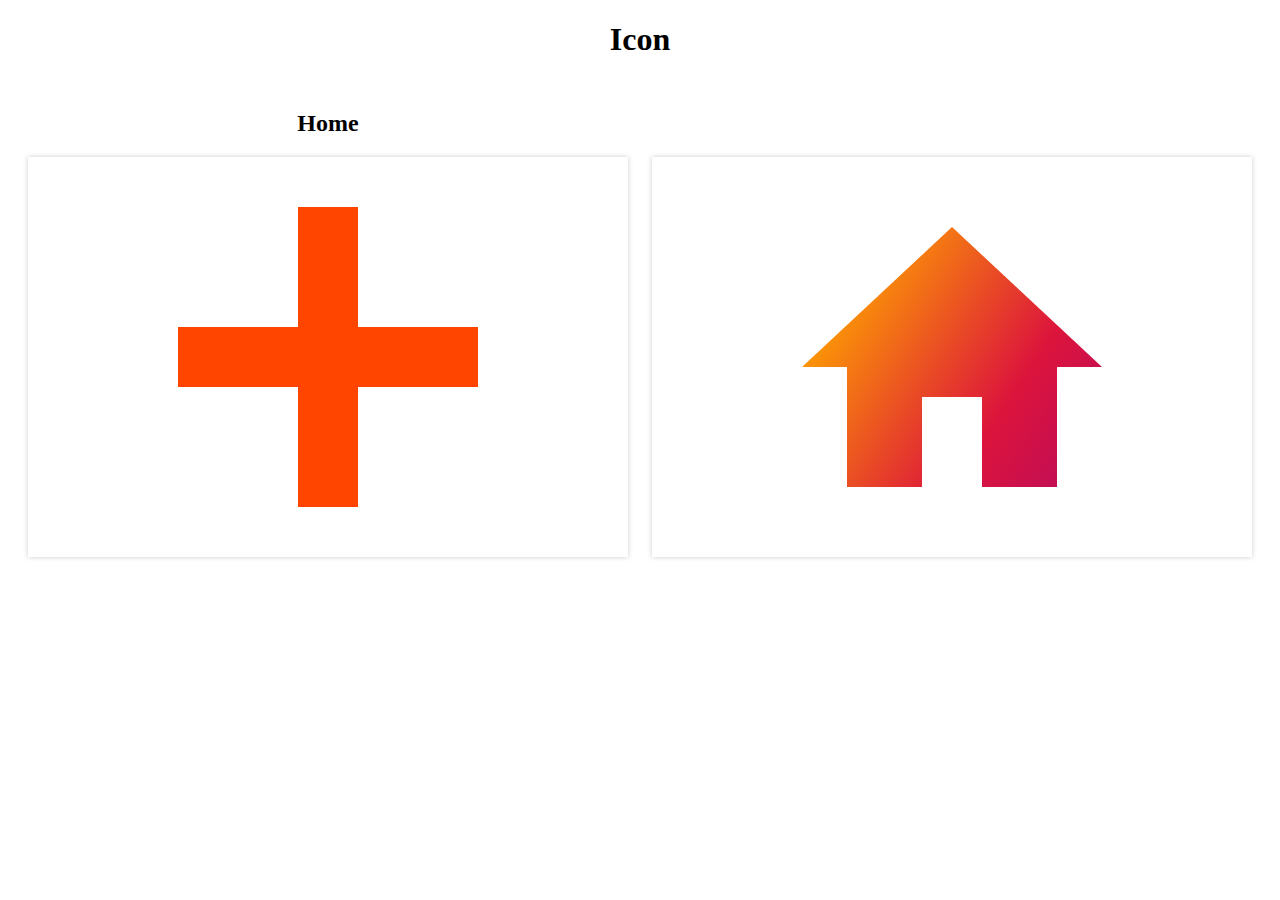
<file: 0415/index.html>
<!DOCTYPE html>
<html lang="en">
<head>
    <meta charset="UTF-8">
    <meta http-equiv="X-UA-Compatible" content="IE=edge">
    <meta name="viewport" content="width=device-width, initial-scale=1.0">
    <title>Canvas Practice</title>
    <link rel="stylesheet" href="css/Canvas.css">
</head>
<body>
    <h1>Icon</h1>
    <section>
        <h2>Home</h2>
        <canvas id="plus" width="600" height="400"></canvas>
    </section>
    <section>
        <h2></h2>
        <canvas id="home" width="600" height="400"></canvas>
    </section>

    <script src="js/canvas.js"></script>
</body>
</html>
</file>
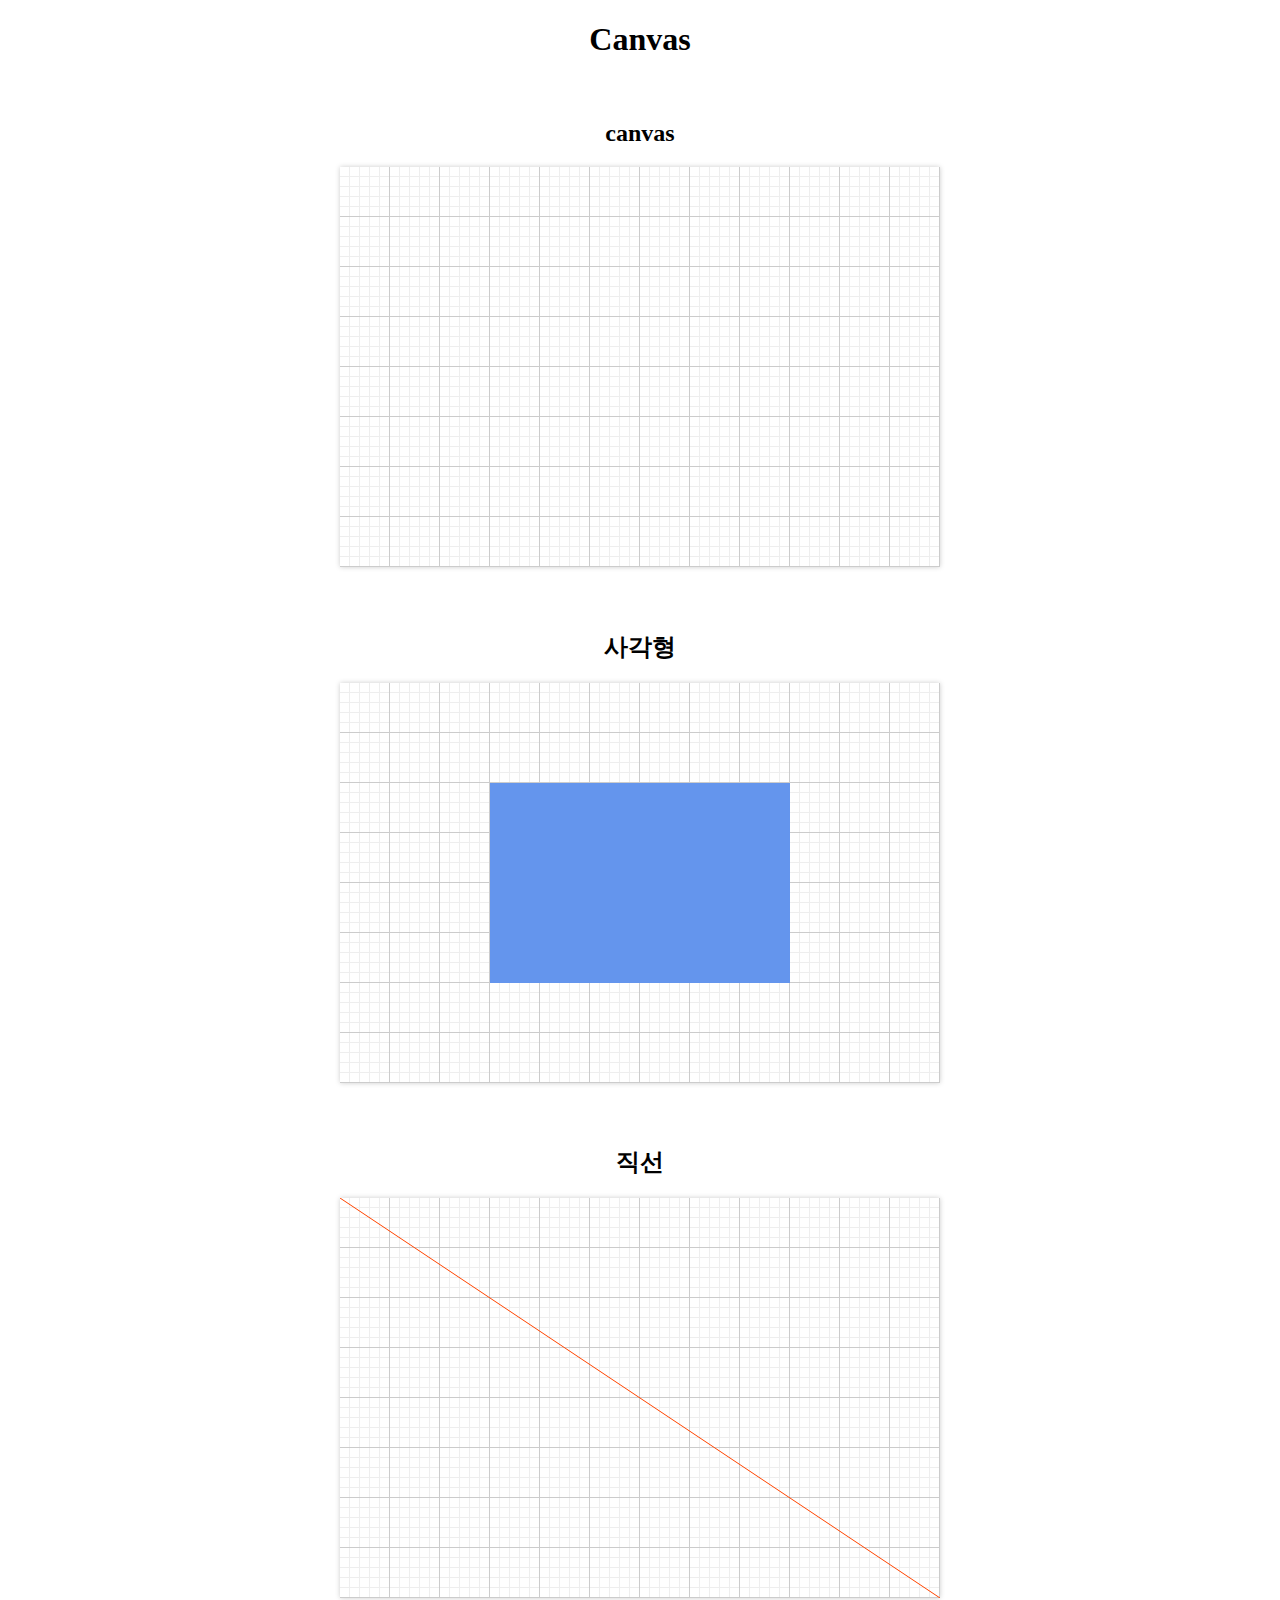
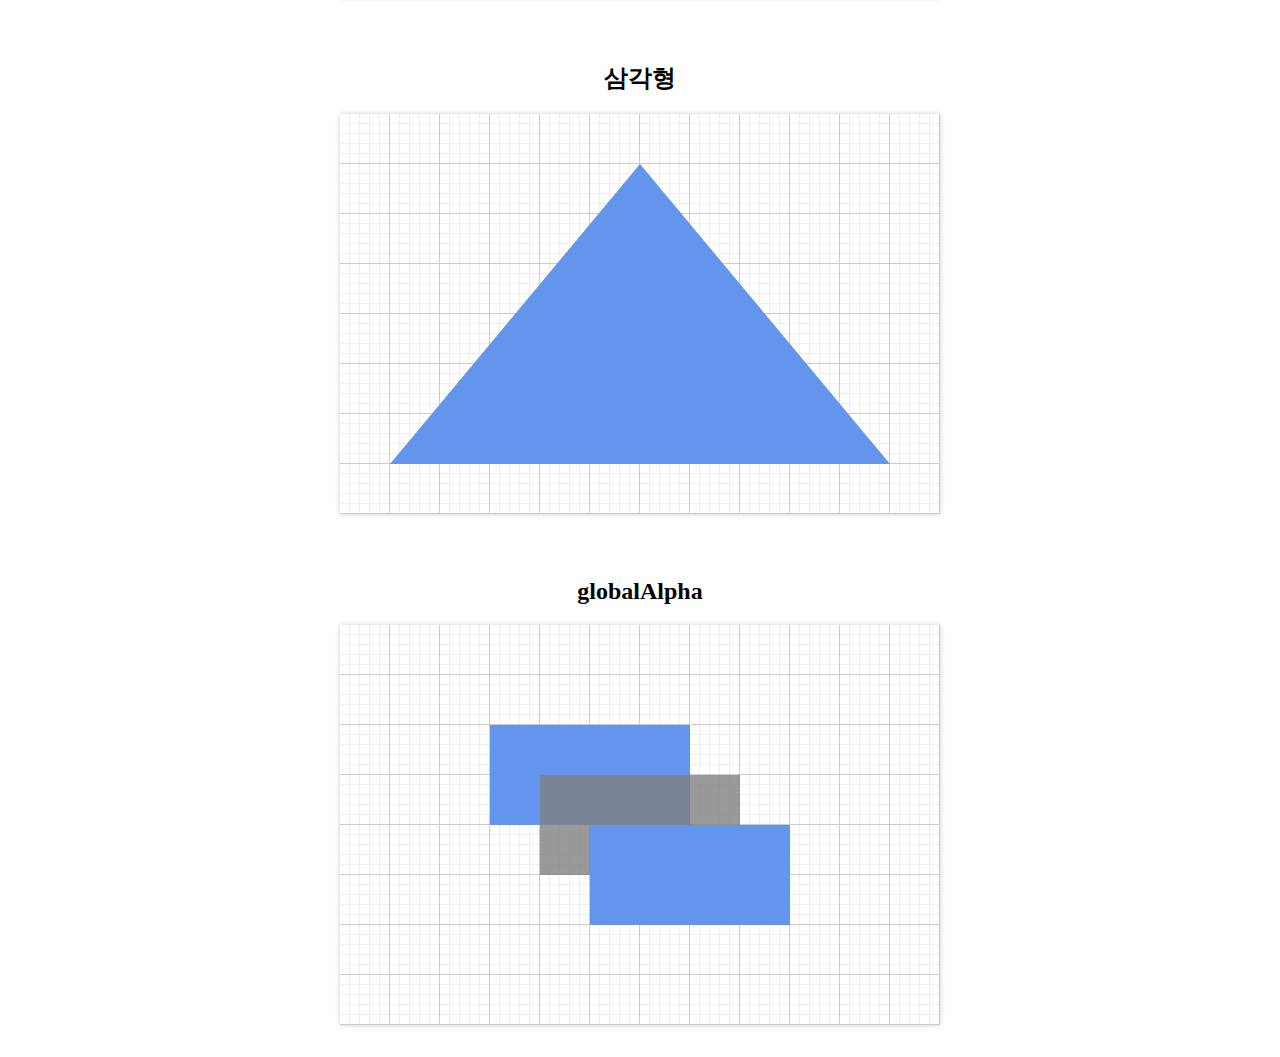
<file: 0412/Canvas.html>
<!DOCTYPE html>
<html lang="ko">
<head>
    <meta charset="UTF-8">
    <meta http-equiv="X-UA-Compatible" content="IE=edge">
    <meta name="viewport" content="width=device-width, initial-scale=1.0">
    <title>Canvas</title>
    <link rel="stylesheet" href="css/Canvas.css">
</head>
<body>
    <h1>Canvas</h1>
    <section>
        <h2>canvas</h2>
        <canvas width="600" height="400"></canvas>
    </section>
    <section>
        <h2>사각형</h2>
        <canvas id="canvas1" width="600" height="400"></canvas>
    </section>
    <section>
        <h2>직선</h2>
        <canvas id="canvas2" width="600" height="400"></canvas>
    </section>
    <section>
        <h2>삼각형</h2>
        <canvas id="canvas3" width="600" height="400"></canvas>
    </section>
    <section>
        <h2>globalAlpha</h2>
        <canvas id="canvas4" width="600" height="400"></canvas>
    </section>

    <script src="js/canvas.js"></script>
</body>
</html>
</file>
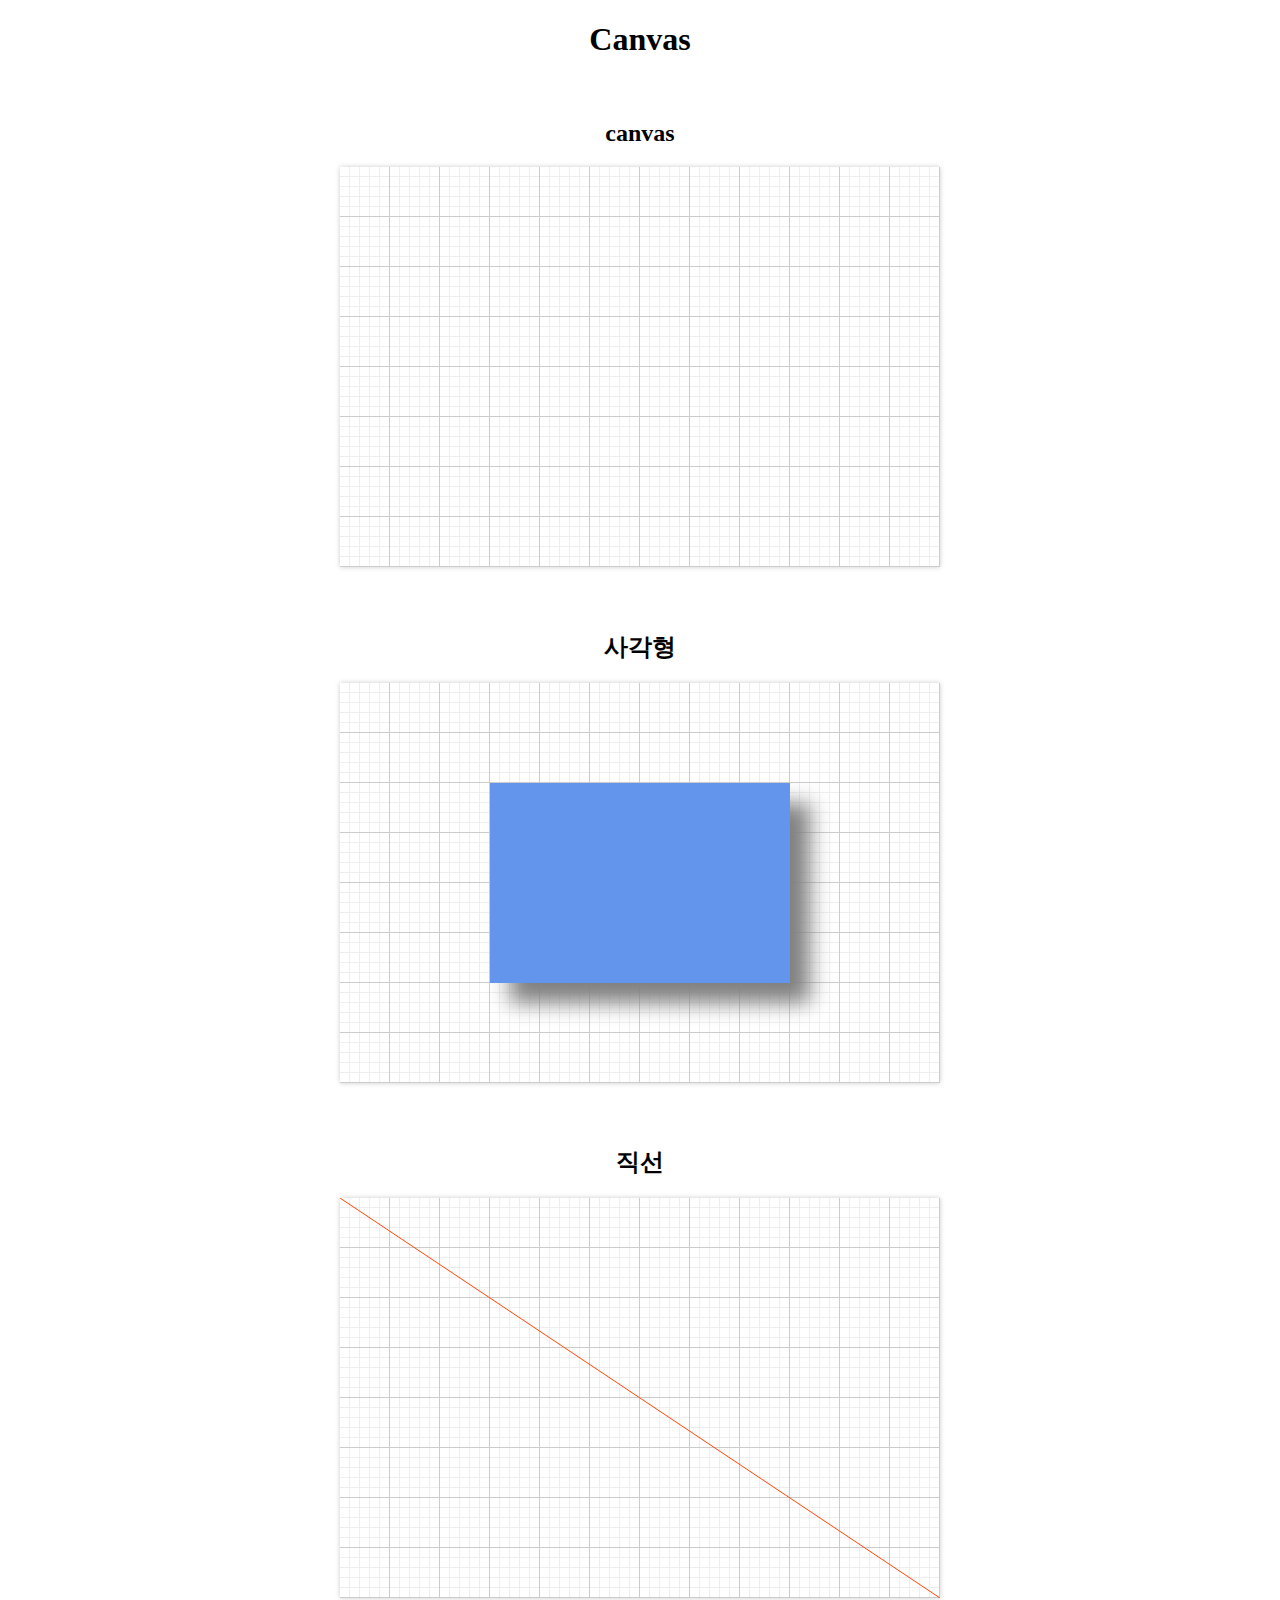
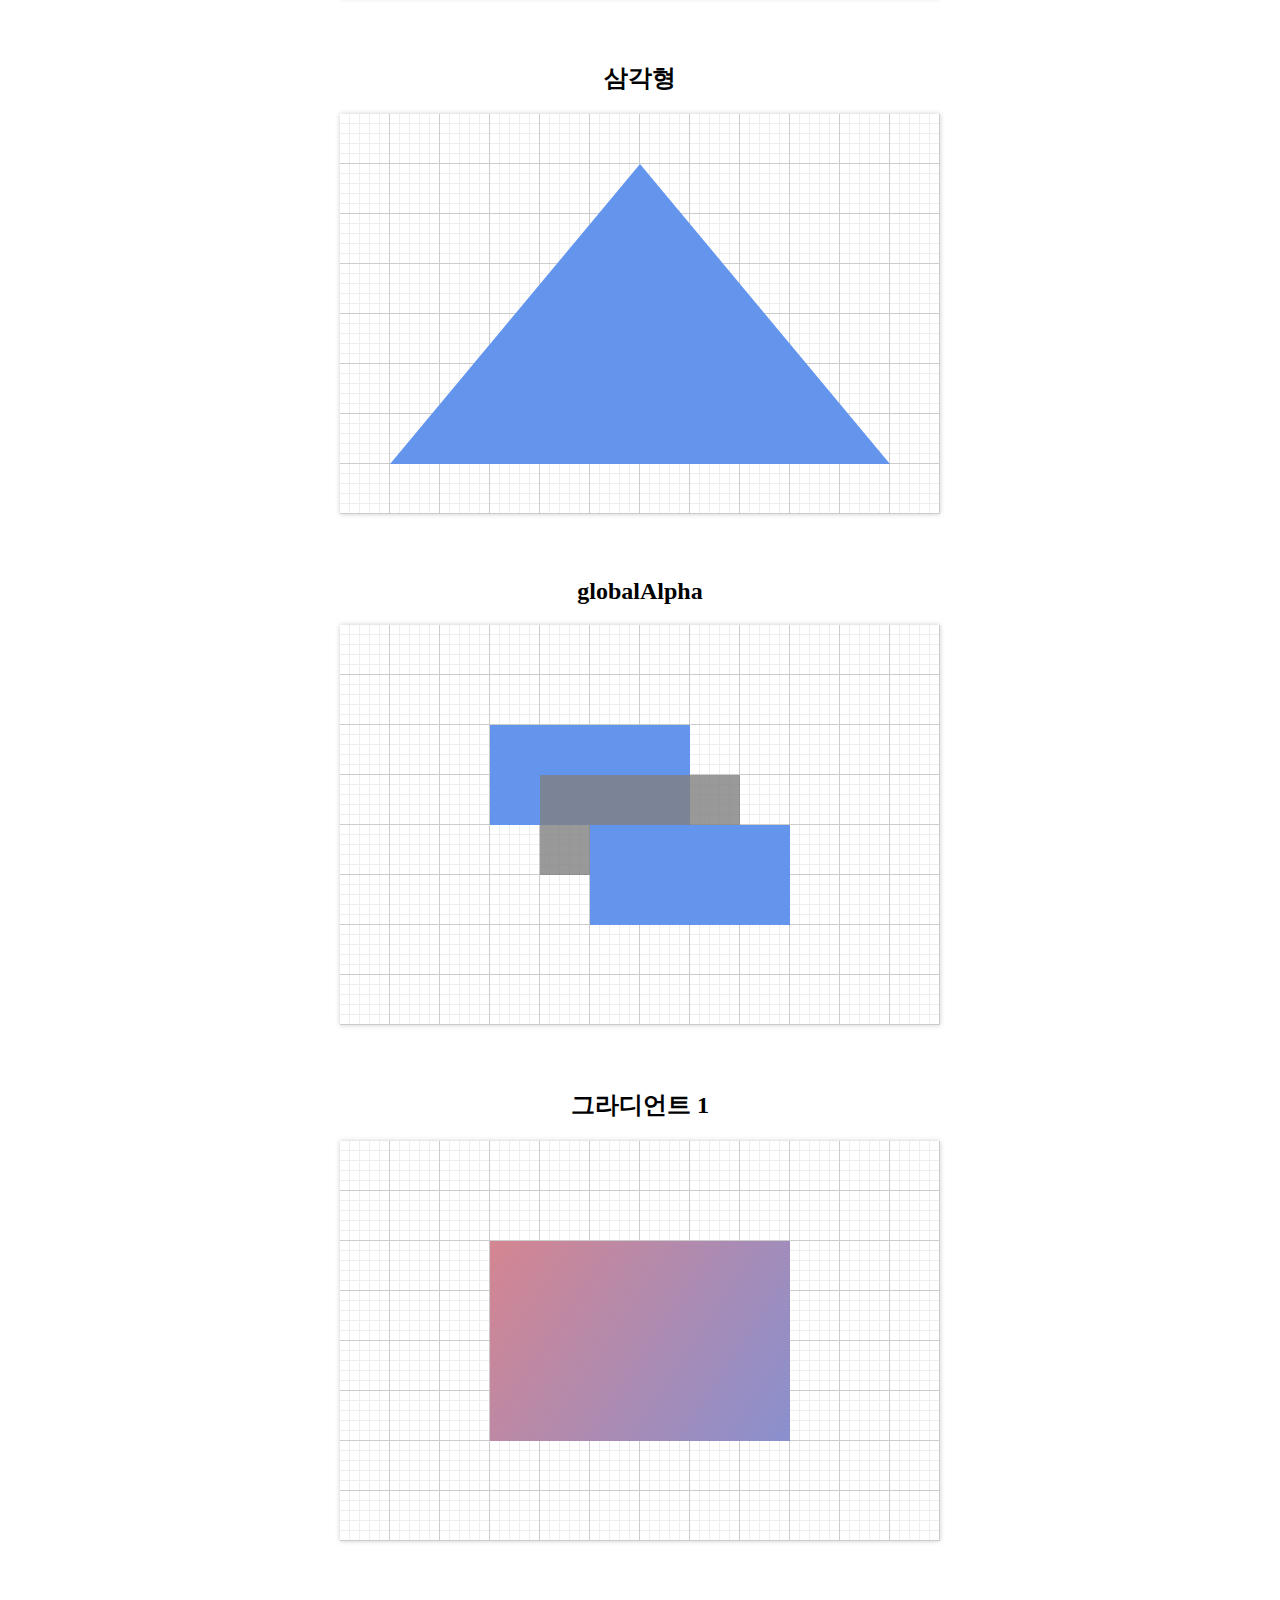
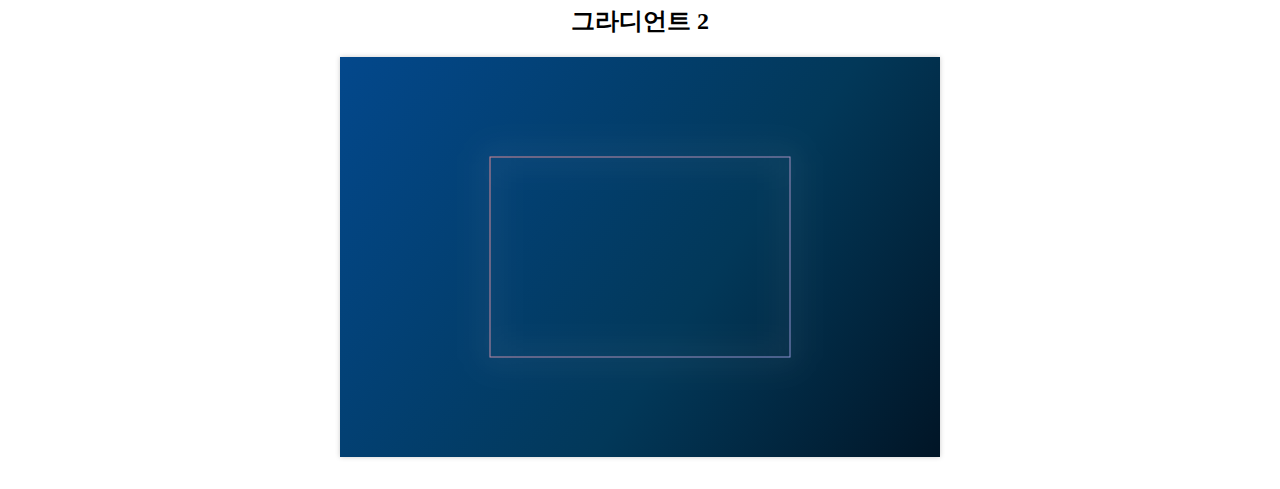
<file: 0413/Canvas.html>
<!DOCTYPE html>
<html lang="ko">
<head>
    <meta charset="UTF-8">
    <meta http-equiv="X-UA-Compatible" content="IE=edge">
    <meta name="viewport" content="width=device-width, initial-scale=1.0">
    <title>Canvas</title>
    <link rel="stylesheet" href="css/Canvas.css">
</head>
<body>
    <h1>Canvas</h1>
    <section>
        <h2>canvas</h2>
        <canvas width="600" height="400"></canvas>
    </section>
    <section>
        <h2>사각형</h2>
        <canvas id="canvas1" width="600" height="400"></canvas>
    </section>
    <section>
        <h2>직선</h2>
        <canvas id="canvas2" width="600" height="400"></canvas>
    </section>
    <section>
        <h2>삼각형</h2>
        <canvas id="canvas3" width="600" height="400"></canvas>
    </section>
    <section>
        <h2>globalAlpha</h2>
        <canvas id="canvas4" width="600" height="400"></canvas>
    </section>
    <section>
        <h2>그라디언트 1</h2>
        <canvas id="canvas5" width="600" height="400"></canvas>
    </section>
    <section>
        <h2>그라디언트 2</h2>
        <canvas id="canvas6" width="600" height="400"></canvas>
    </section>

    <script src="js/canvas.js"></script>
</body>
</html>
</file>
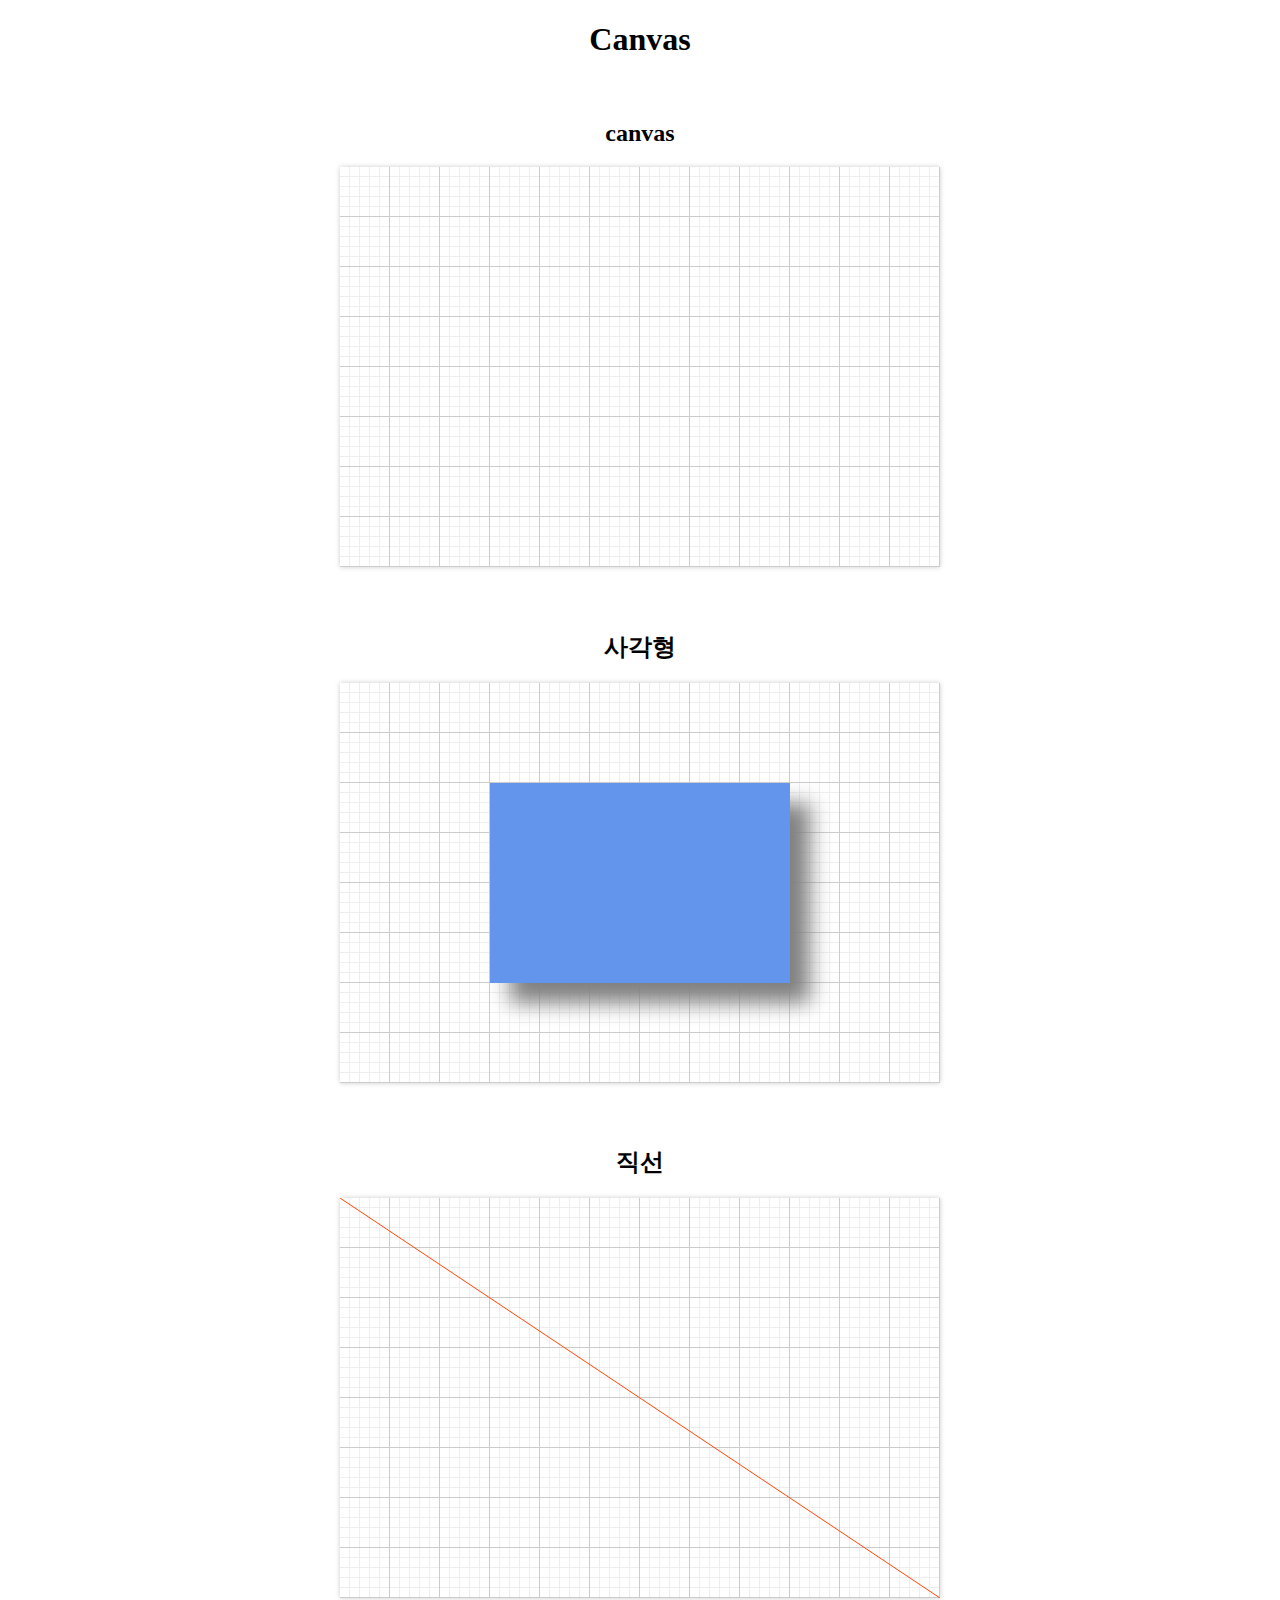
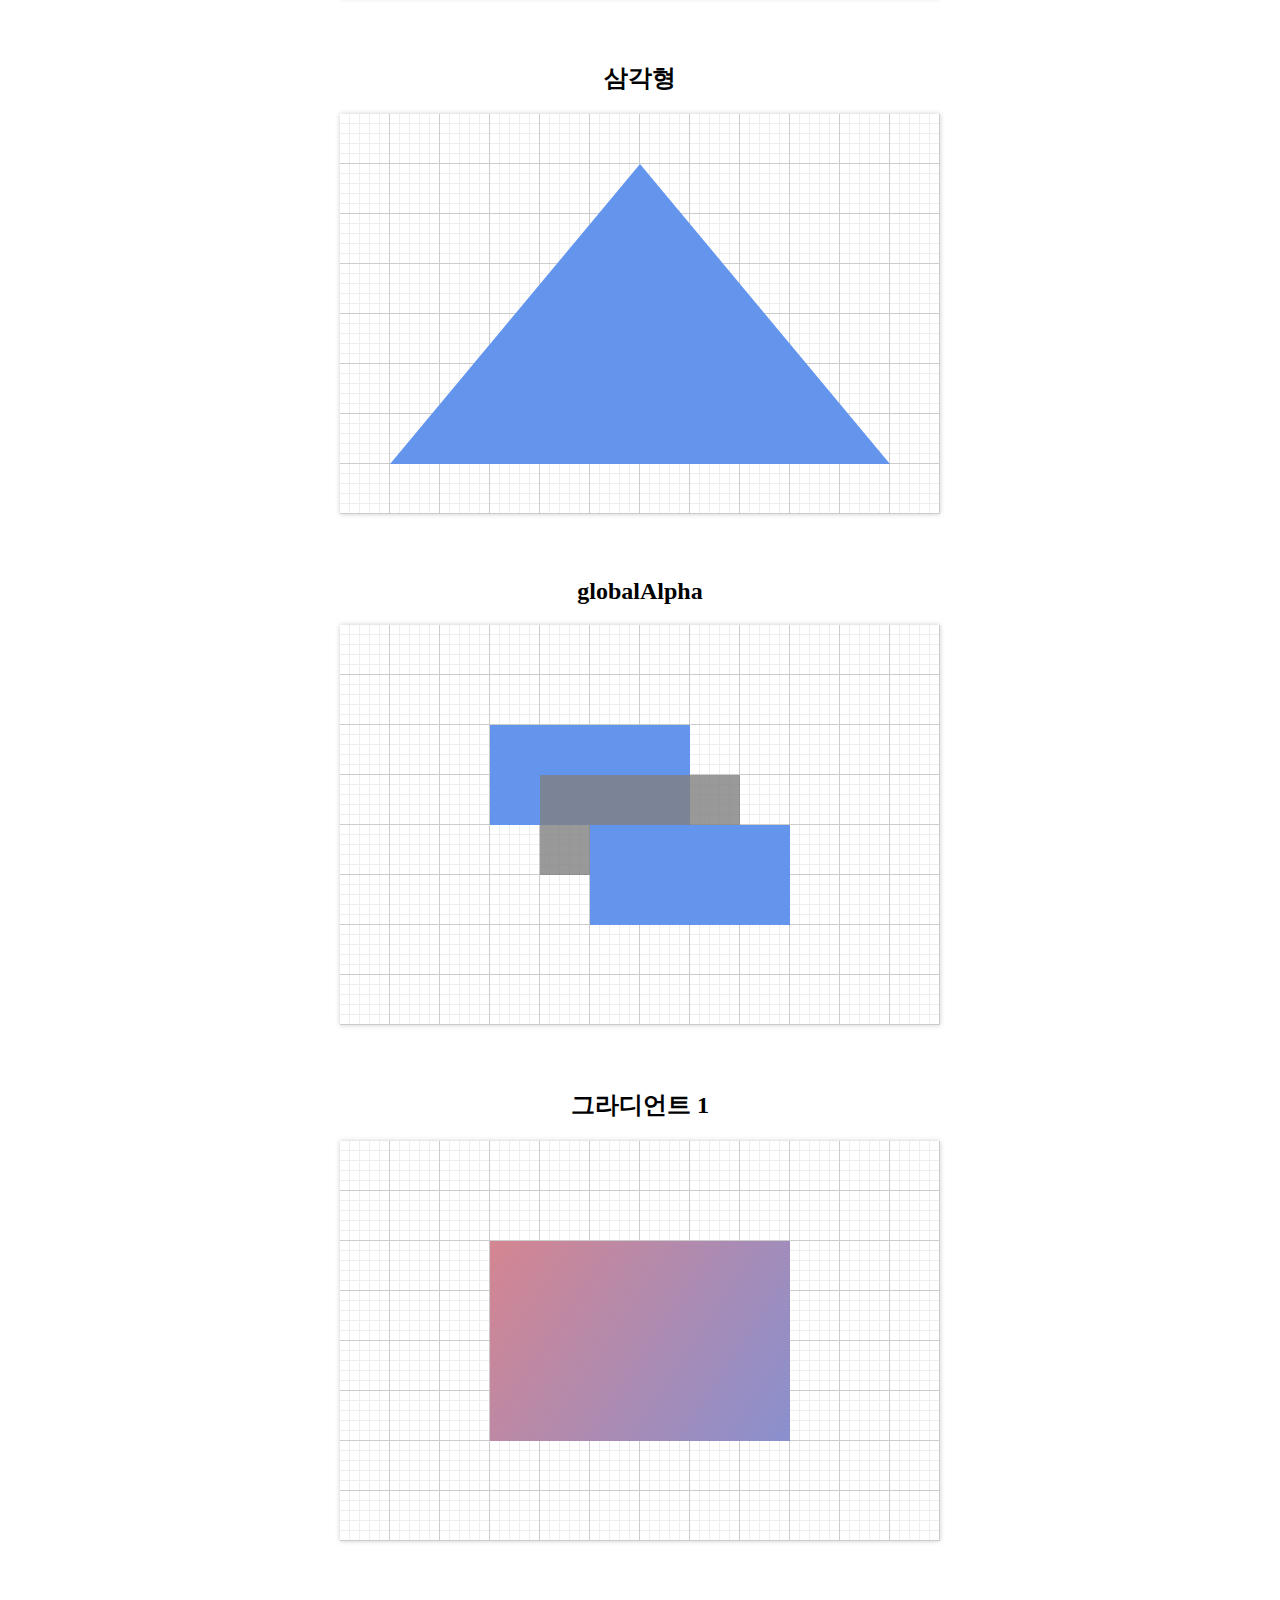
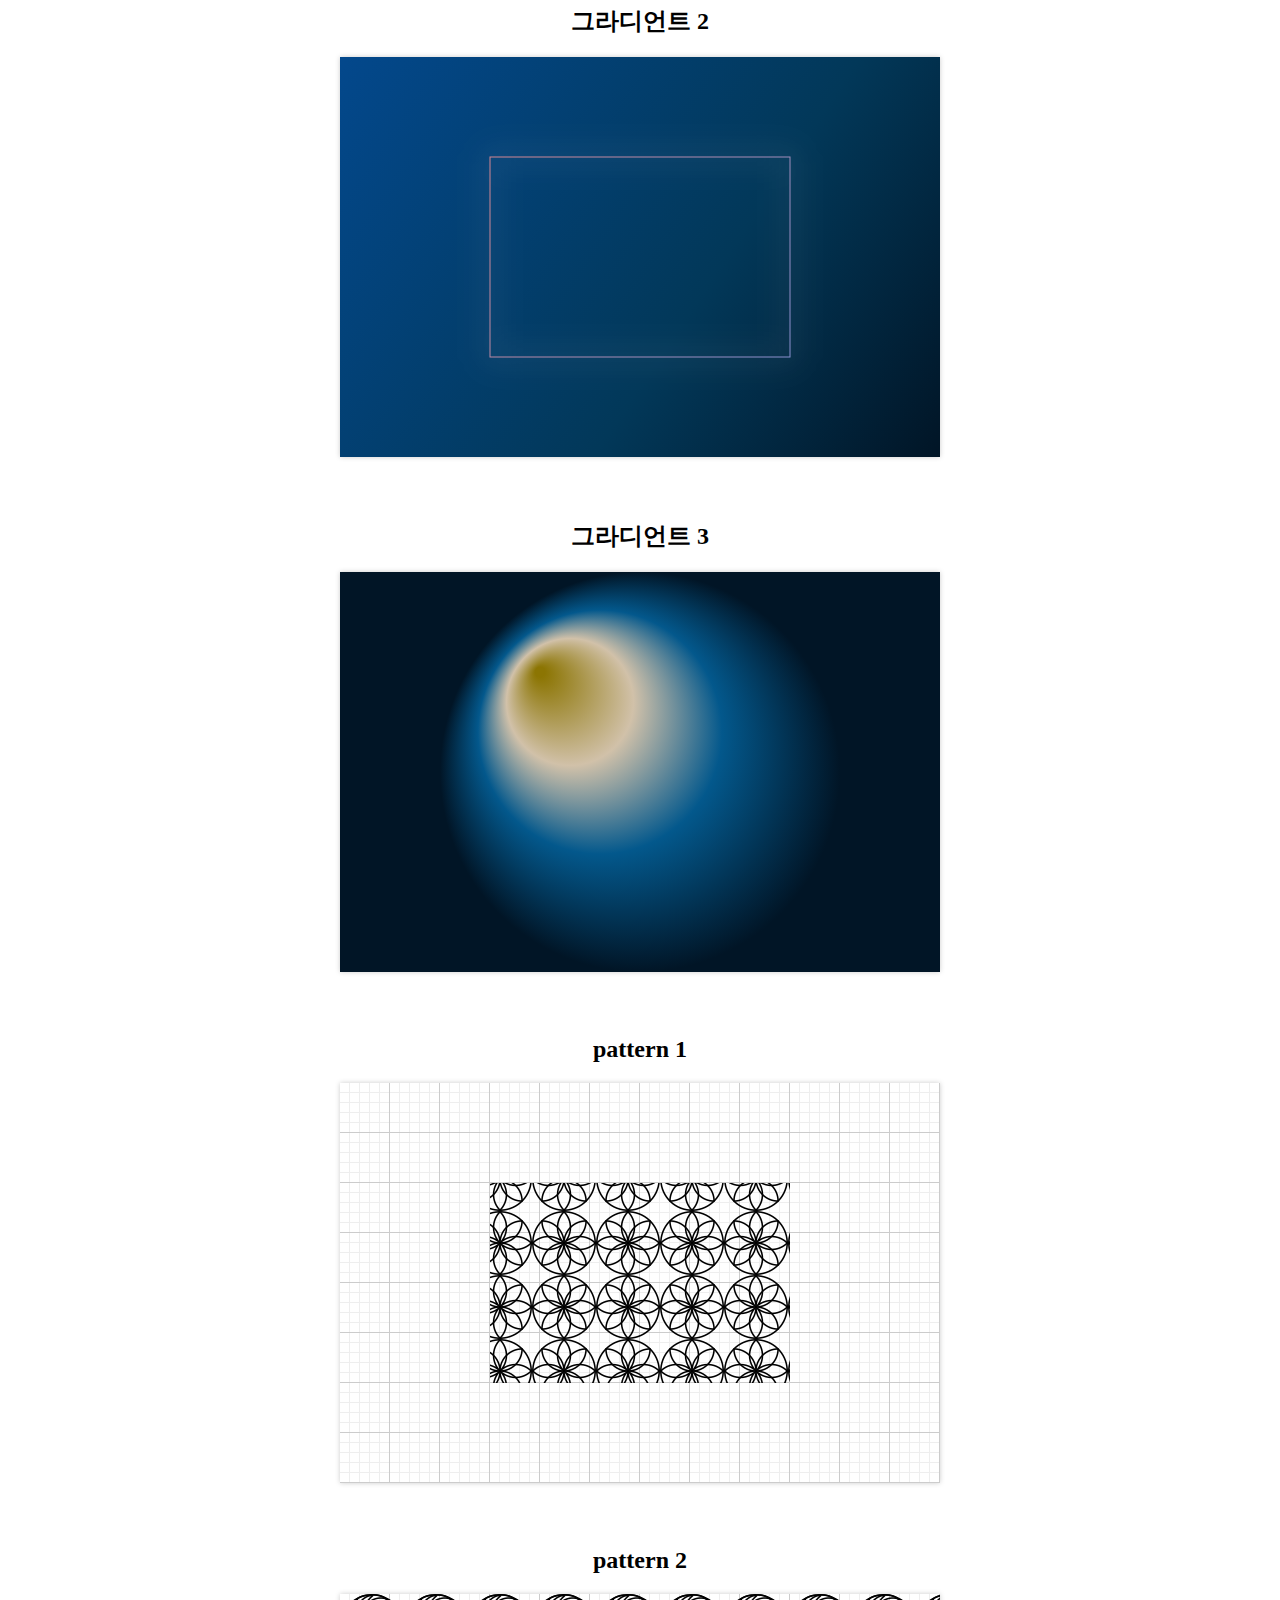
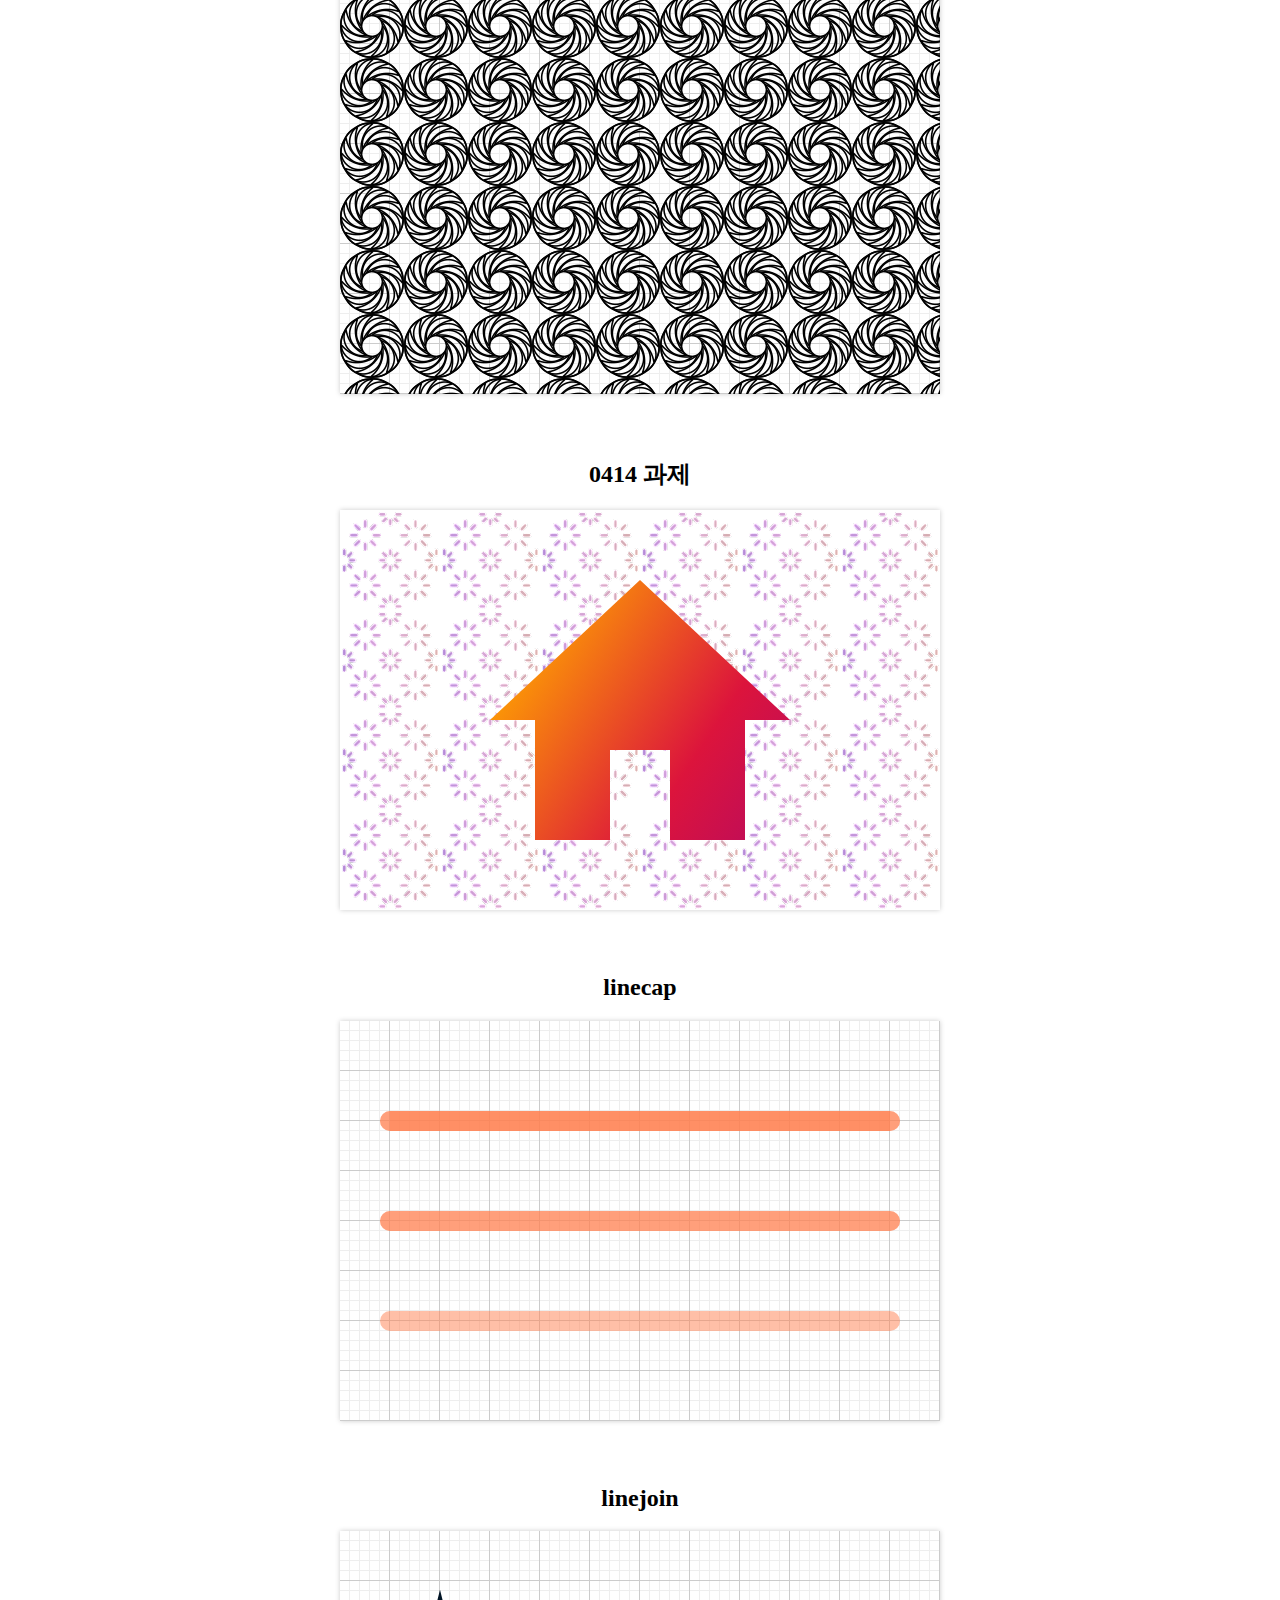
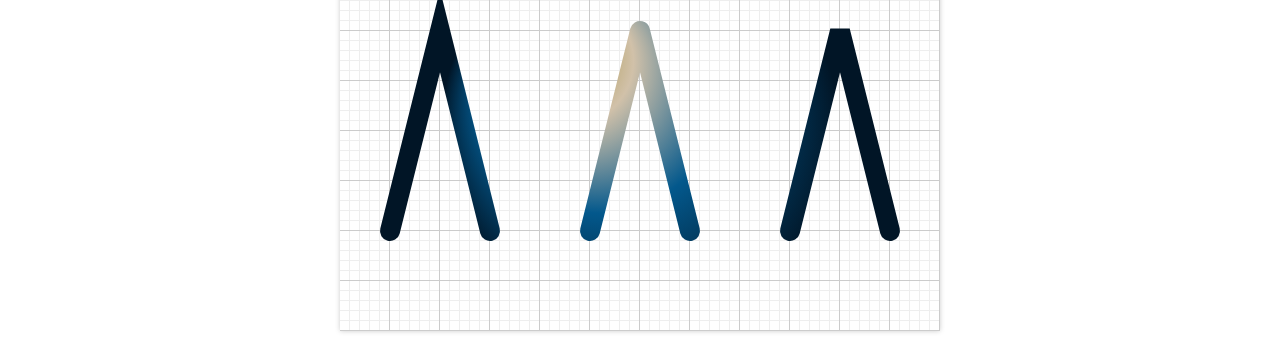
<file: 0417/Canvas.html>
<!DOCTYPE html>
<html lang="ko">
<head>
    <meta charset="UTF-8">
    <meta http-equiv="X-UA-Compatible" content="IE=edge">
    <meta name="viewport" content="width=device-width, initial-scale=1.0">
    <title>Canvas</title>
    <link rel="stylesheet" href="css/Canvas.css">
    
</head>
<body>
    <h1>Canvas</h1>
    <img src="images/pattern1.png" alt="" id="pat1">
    <section>
        <h2>canvas</h2>
        <canvas width="600" height="400"></canvas>
    </section>
    <section>
        <h2>사각형</h2>
        <canvas id="canvas1" width="600" height="400"></canvas>
    </section>
    <section>
        <h2>직선</h2>
        <canvas id="canvas2" width="600" height="400"></canvas>
    </section>
    <section>
        <h2>삼각형</h2>
        <canvas id="canvas3" width="600" height="400"></canvas>
    </section>
    <section>
        <h2>globalAlpha</h2>
        <canvas id="canvas4" width="600" height="400"></canvas>
    </section>
    <section>
        <h2>그라디언트 1</h2>
        <canvas id="canvas5" width="600" height="400"></canvas>
    </section>
    <section>
        <h2>그라디언트 2</h2>
        <canvas id="canvas6" width="600" height="400"></canvas>
    </section>
    <section>
        <h2>그라디언트 3</h2>
        <canvas id="canvas7" width="600" height="400"></canvas>
    </section>
    <section>
        <h2>pattern 1</h2>
        <canvas id="canvas8" width="600" height="400"></canvas>
    </section>
    <section>
        <h2>pattern 2</h2>
        <canvas id="canvas9" width="600" height="400"></canvas>
    </section>
    <section>
        <h2>0414 과제</h2>
        <canvas id="canvas10" width="600" height="400"></canvas>
    </section>
    <section>
        <h2>linecap</h2>
        <canvas id="canvas11" width="600" height="400"></canvas>
    </section>
    <section>
        <h2>linejoin</h2>
        <canvas id="canvas12" width="600" height="400"></canvas>
    </section>

    <script src="js/canvas.js"></script>
</body>
</html>
</file>
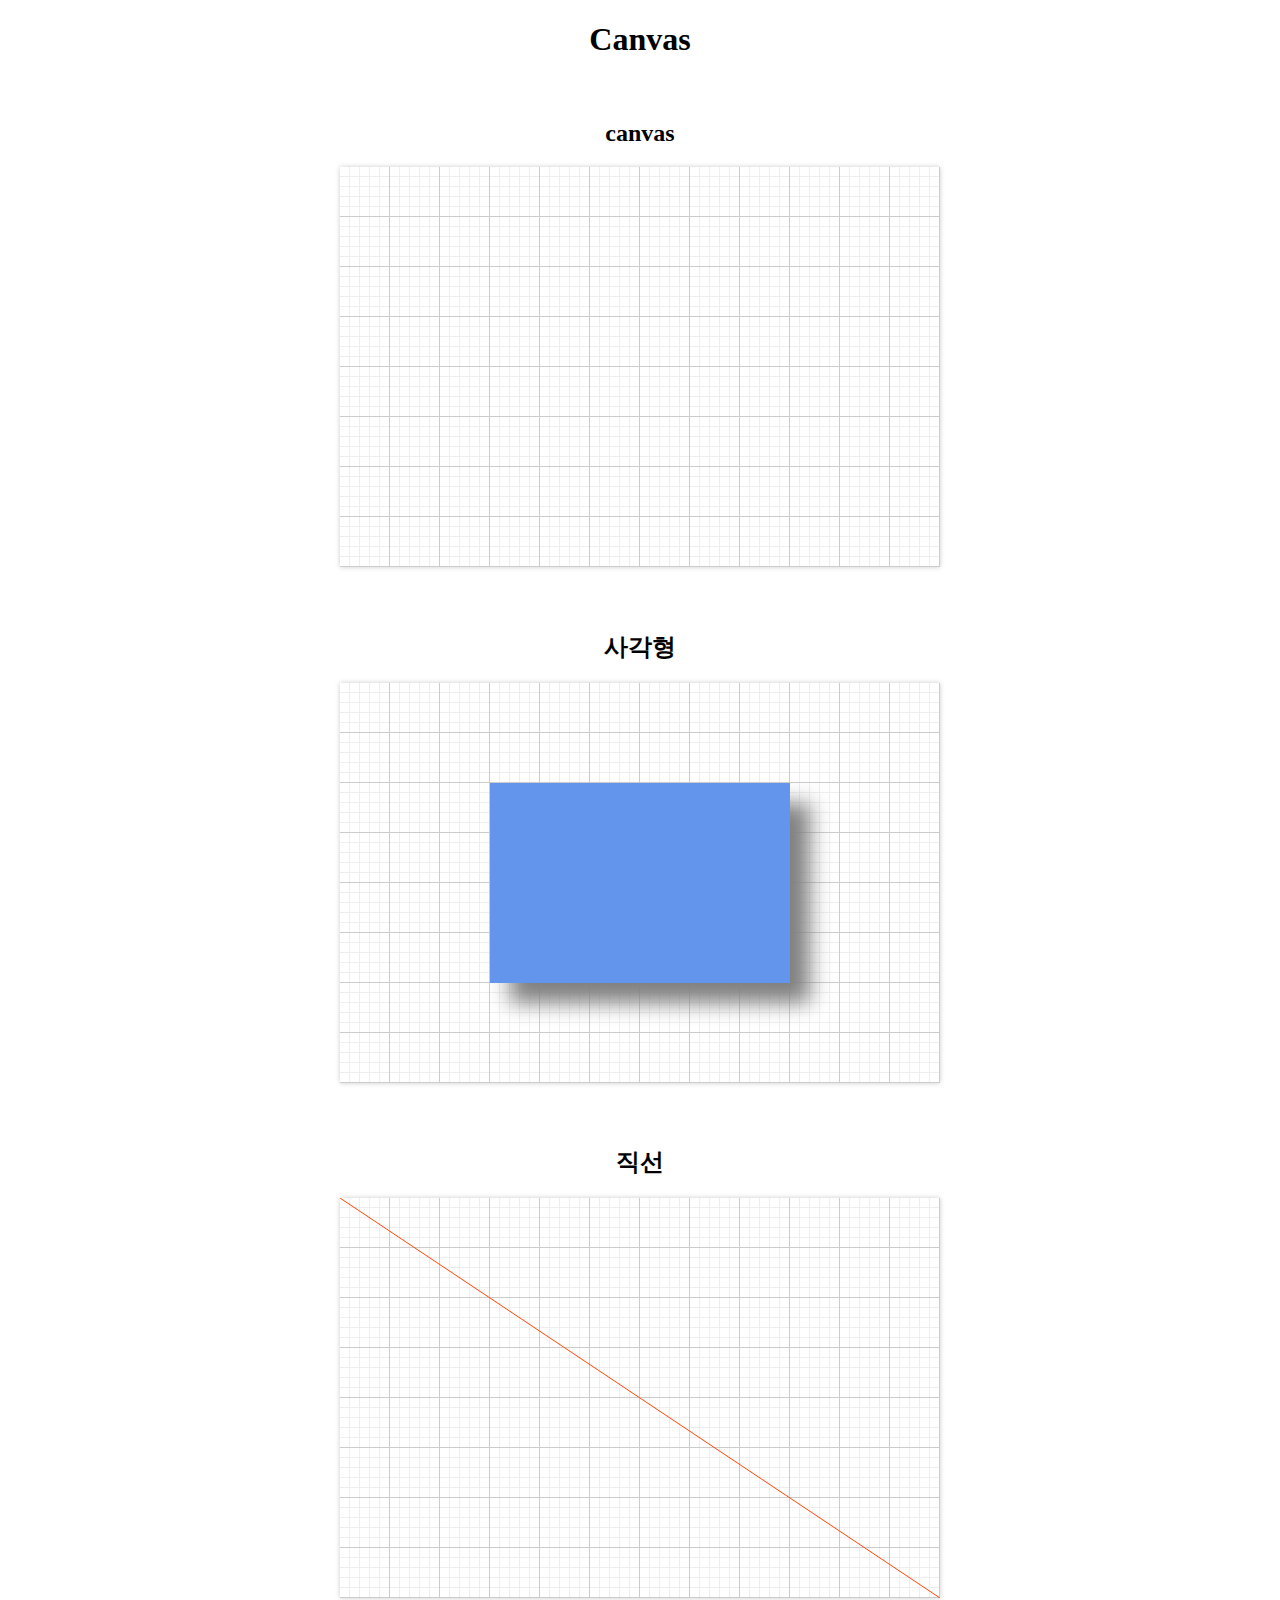
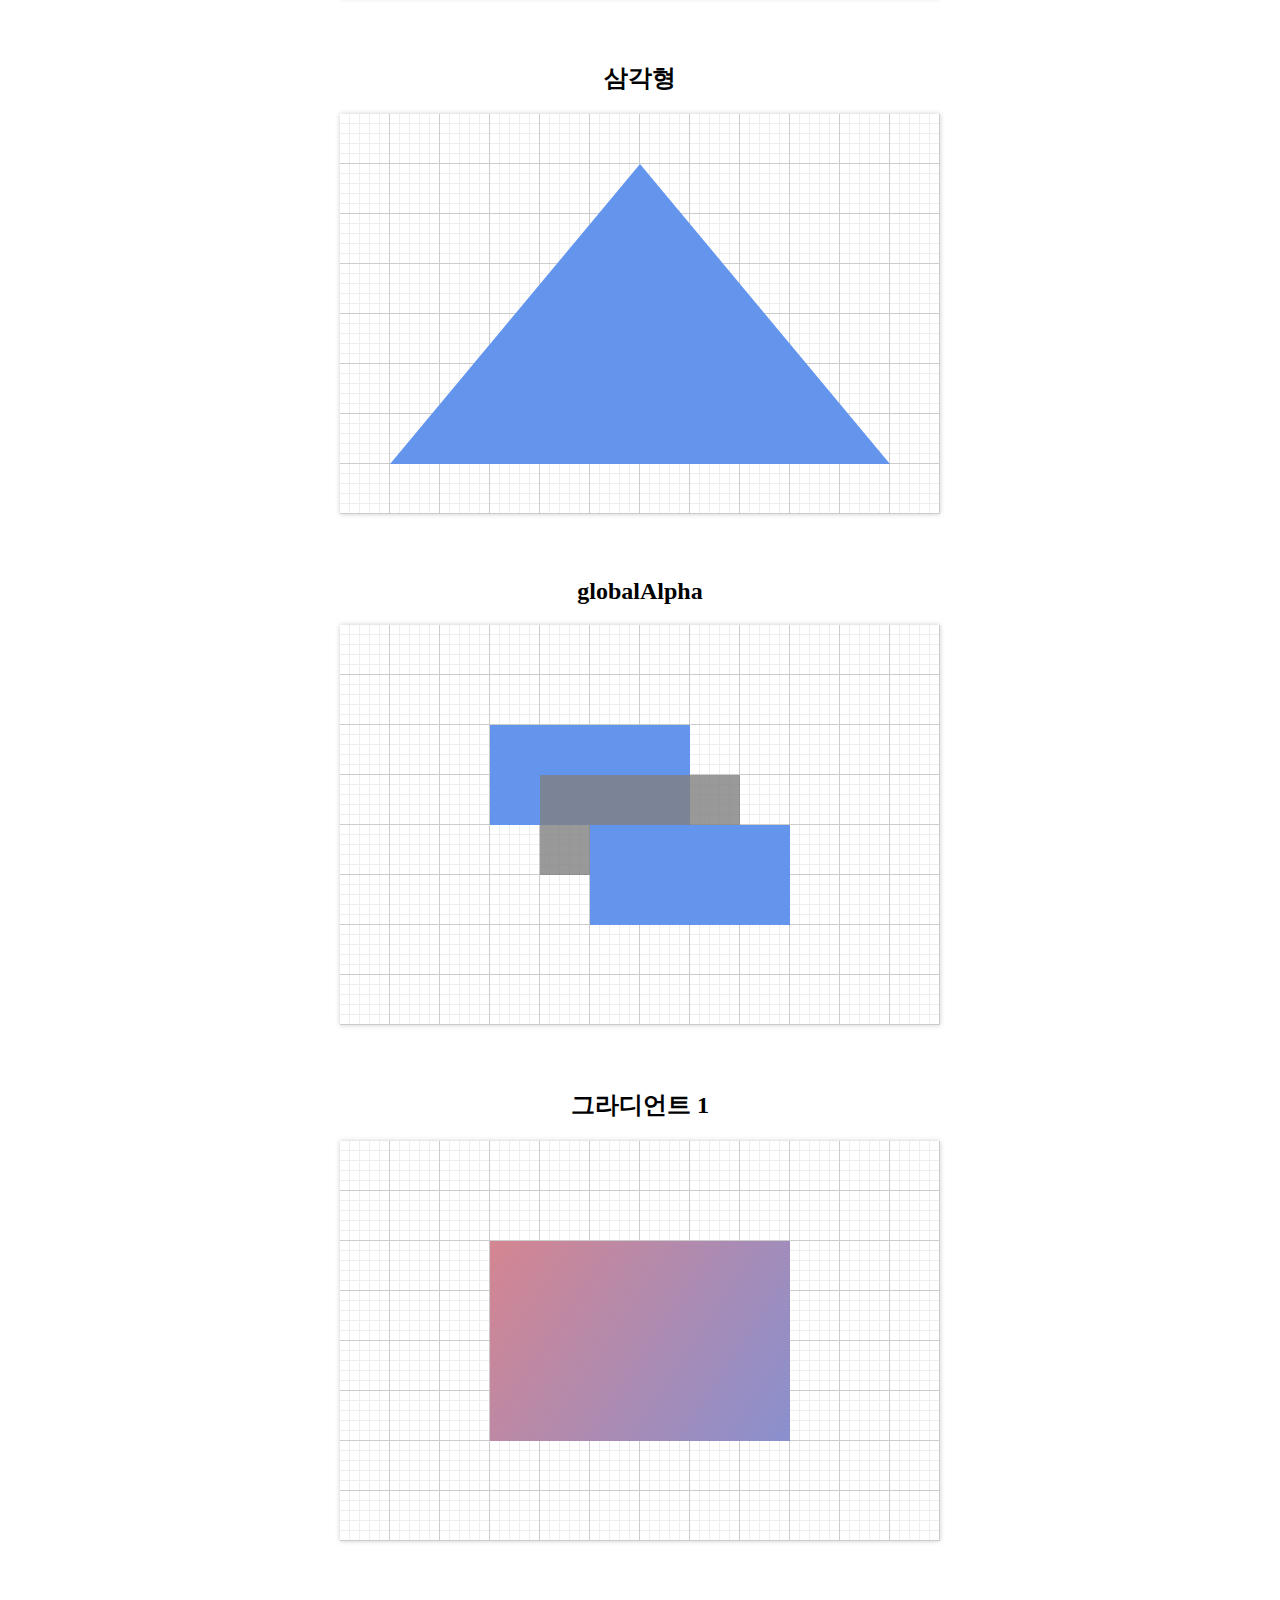
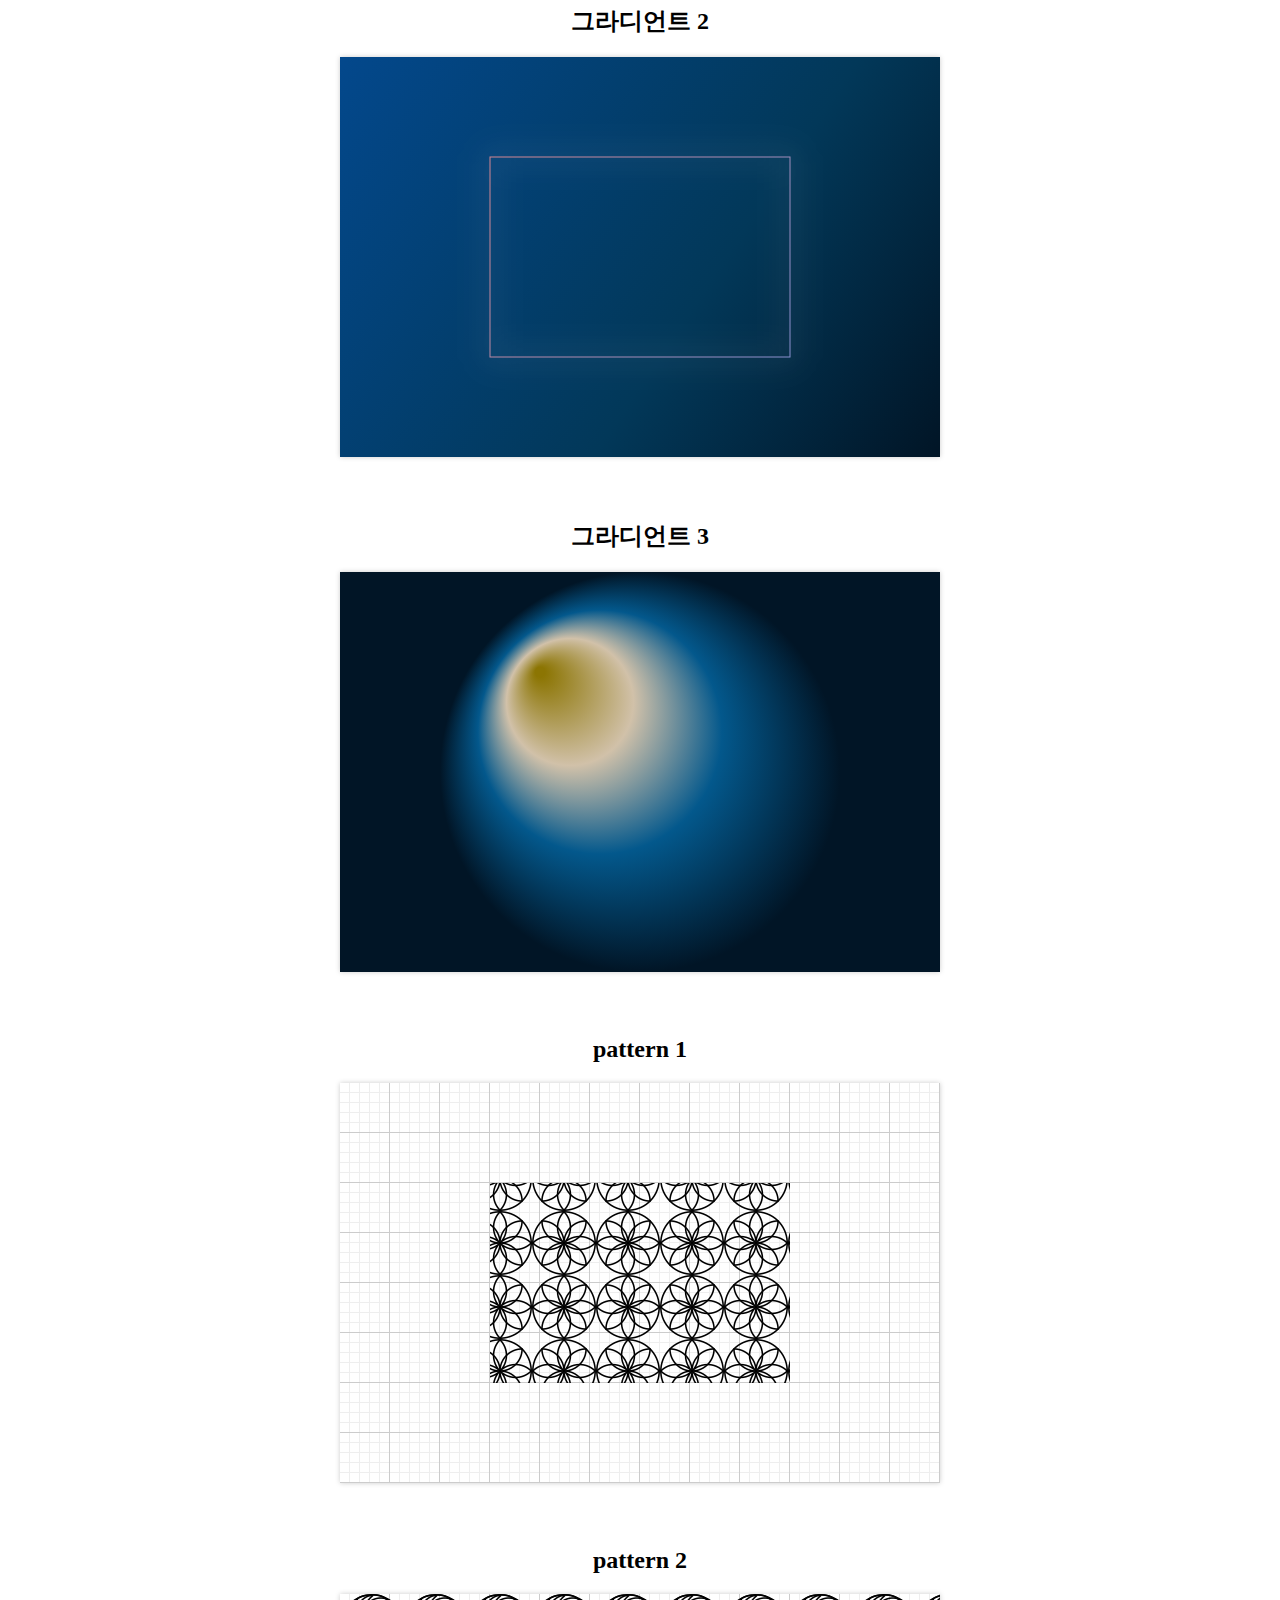
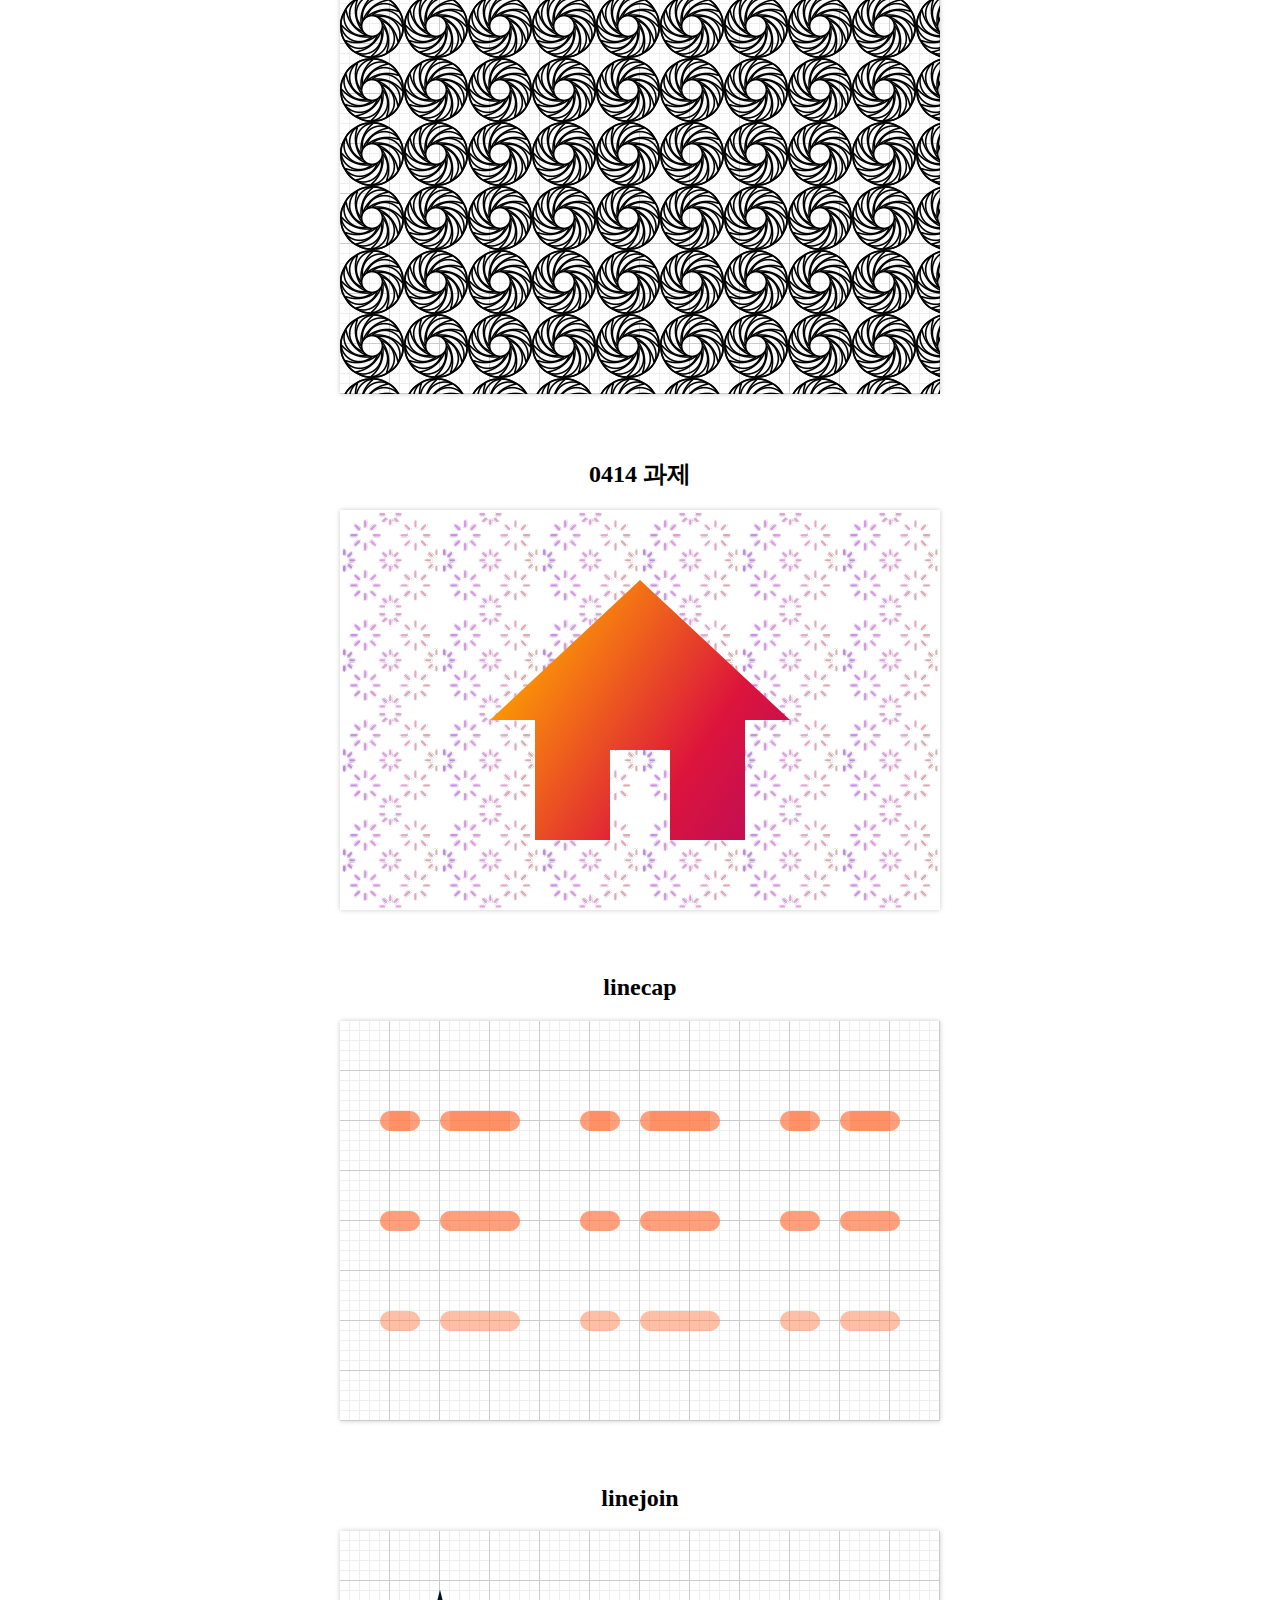
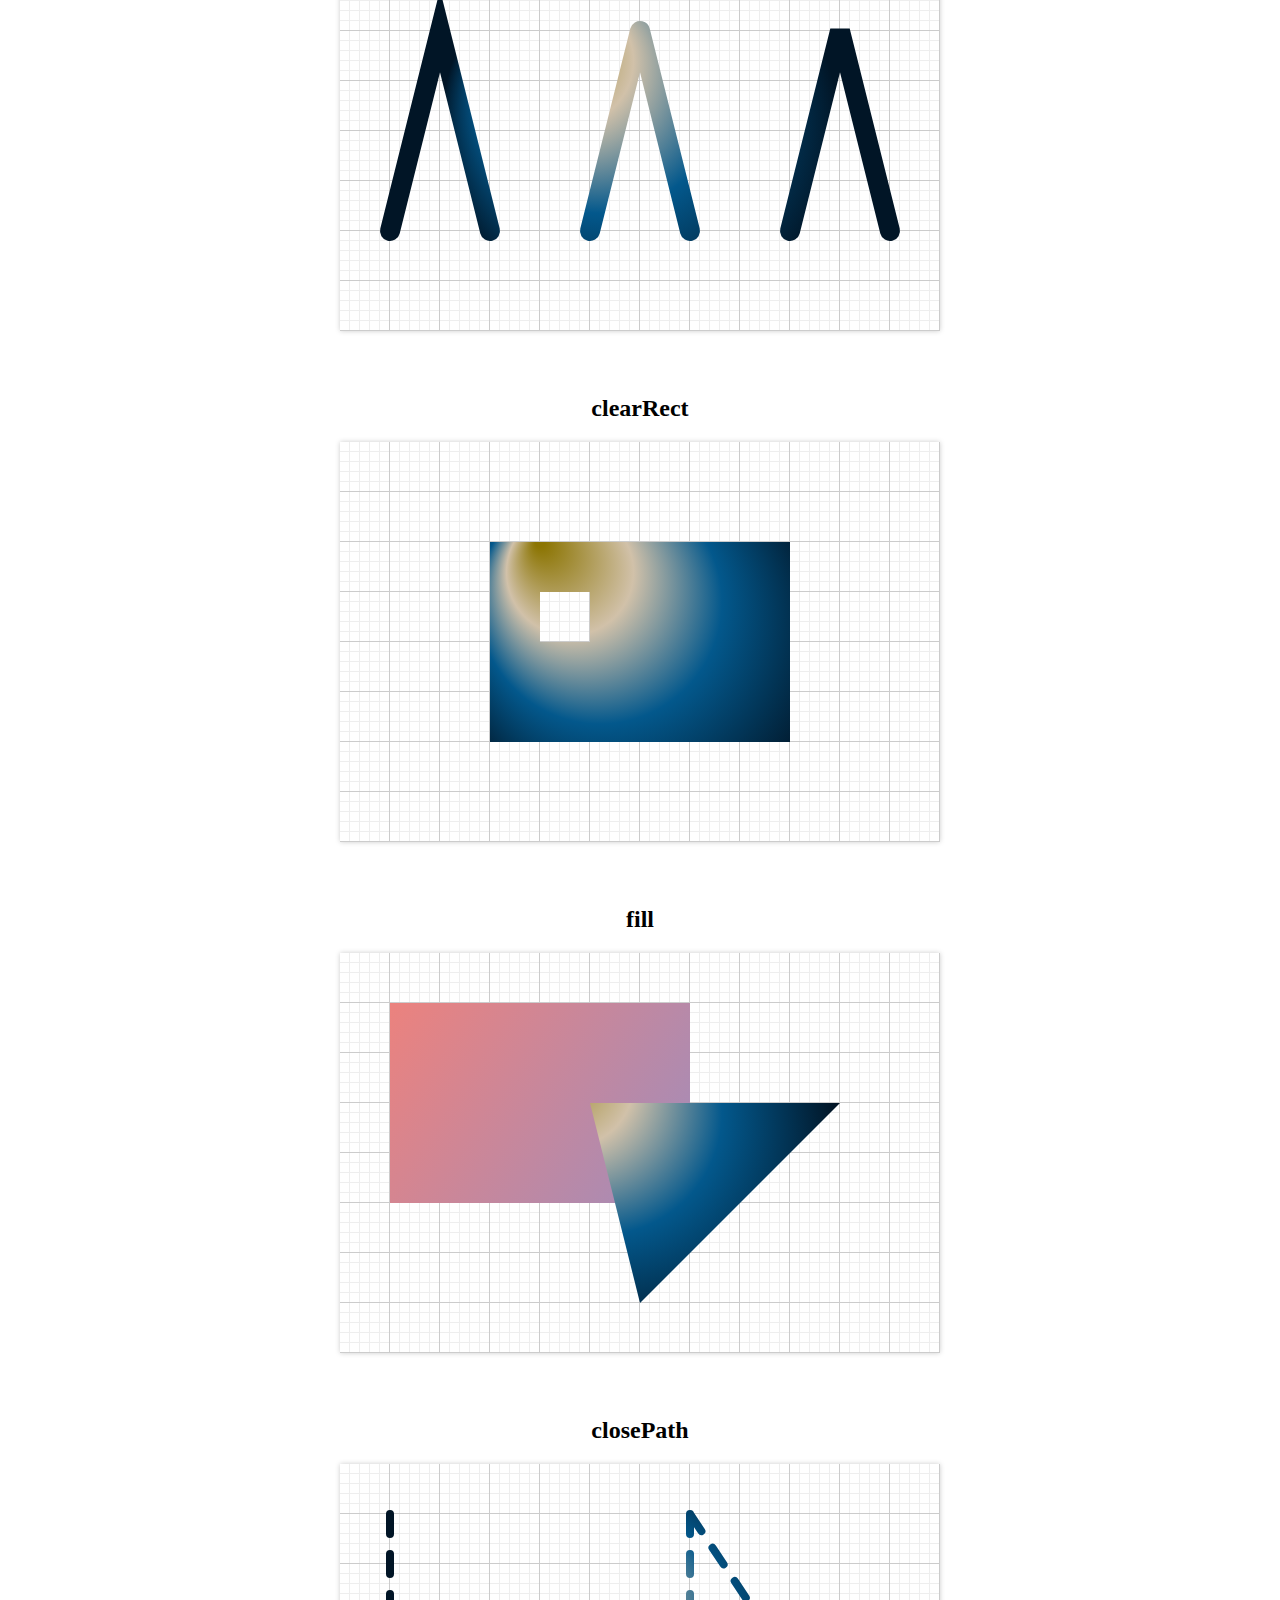
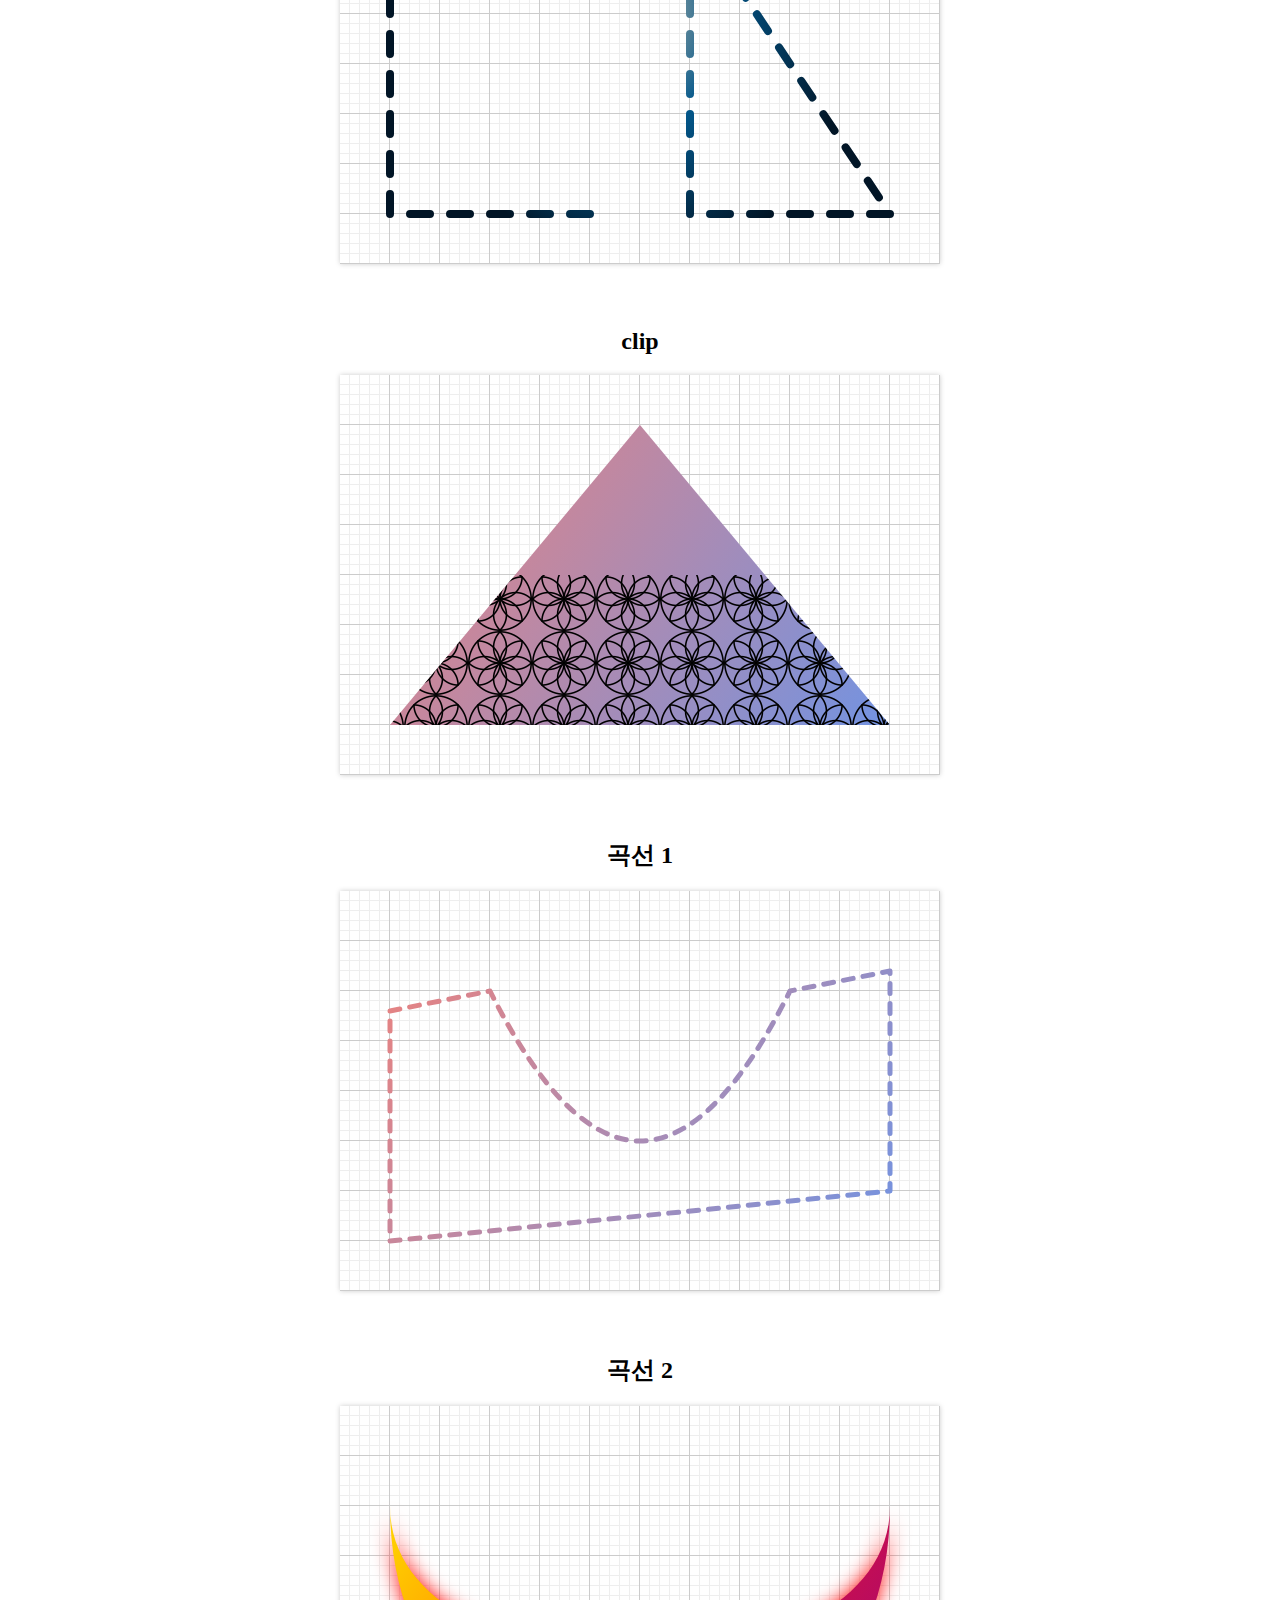
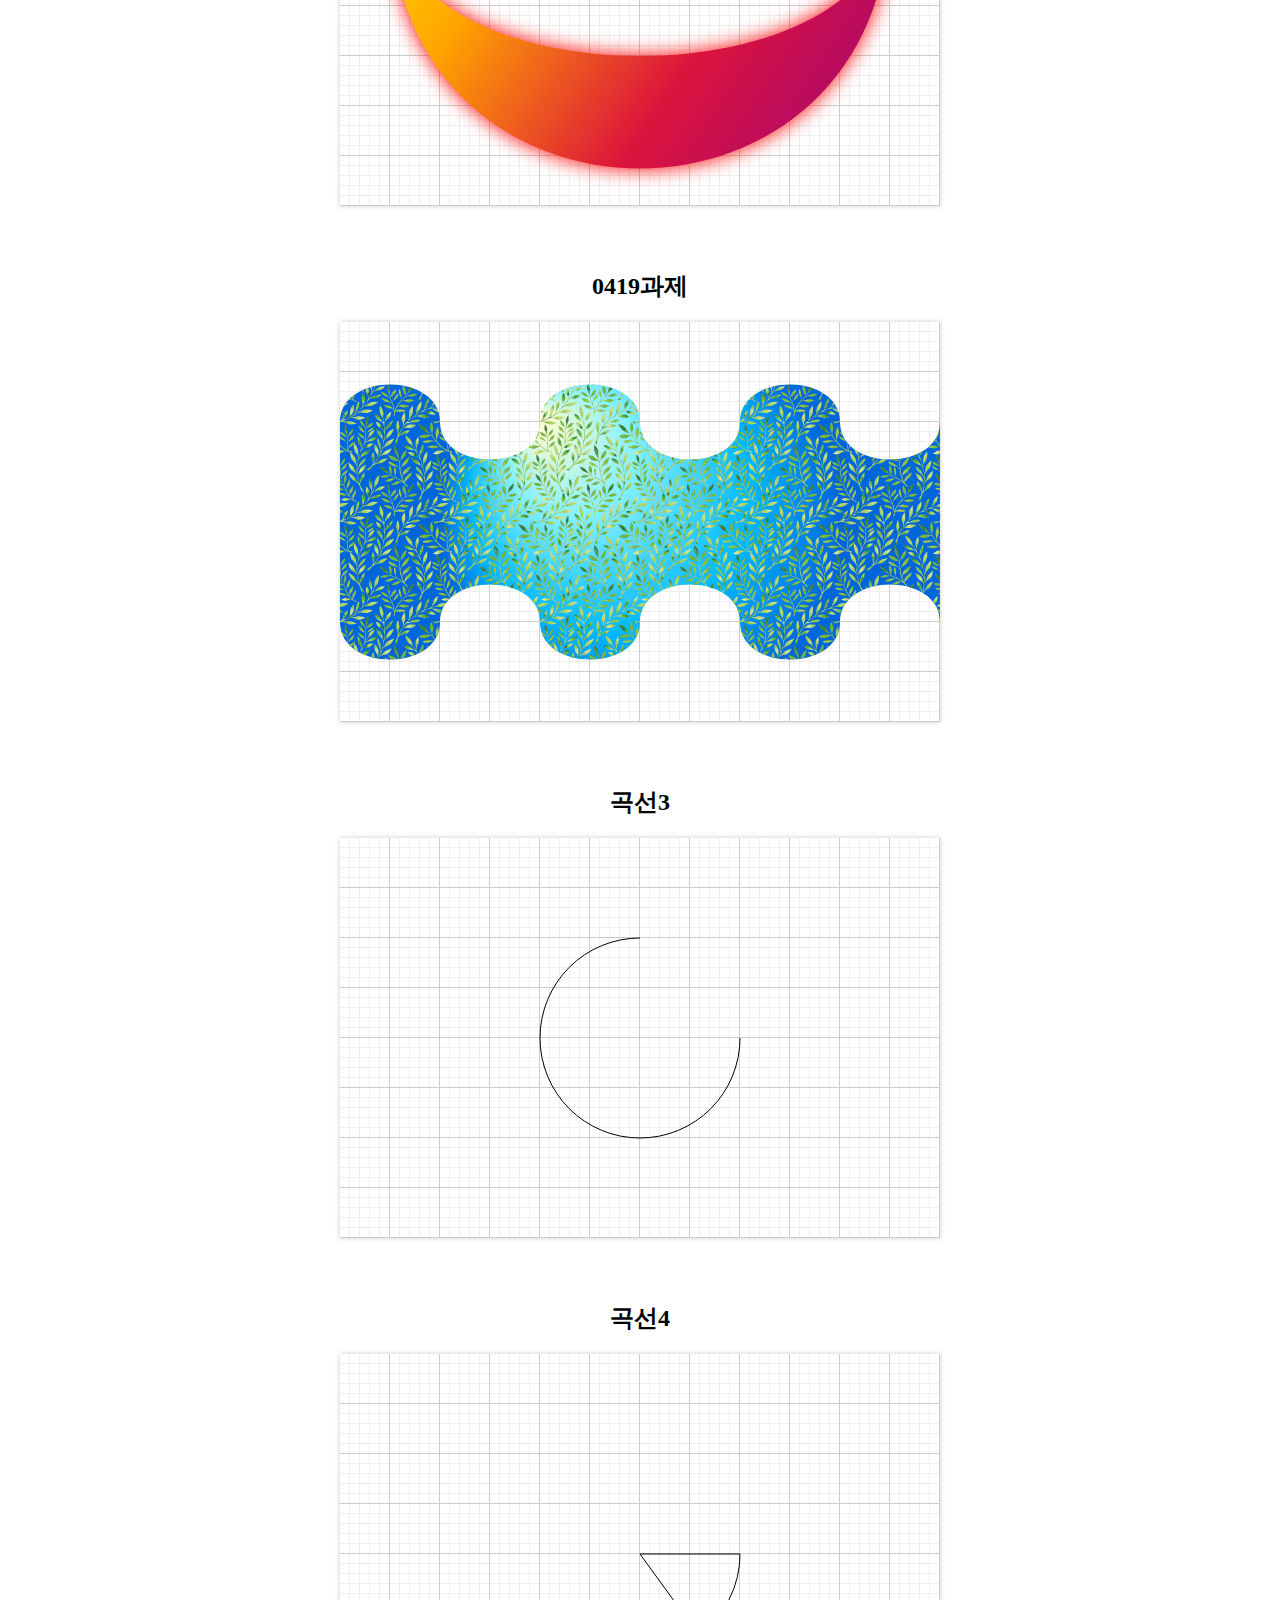
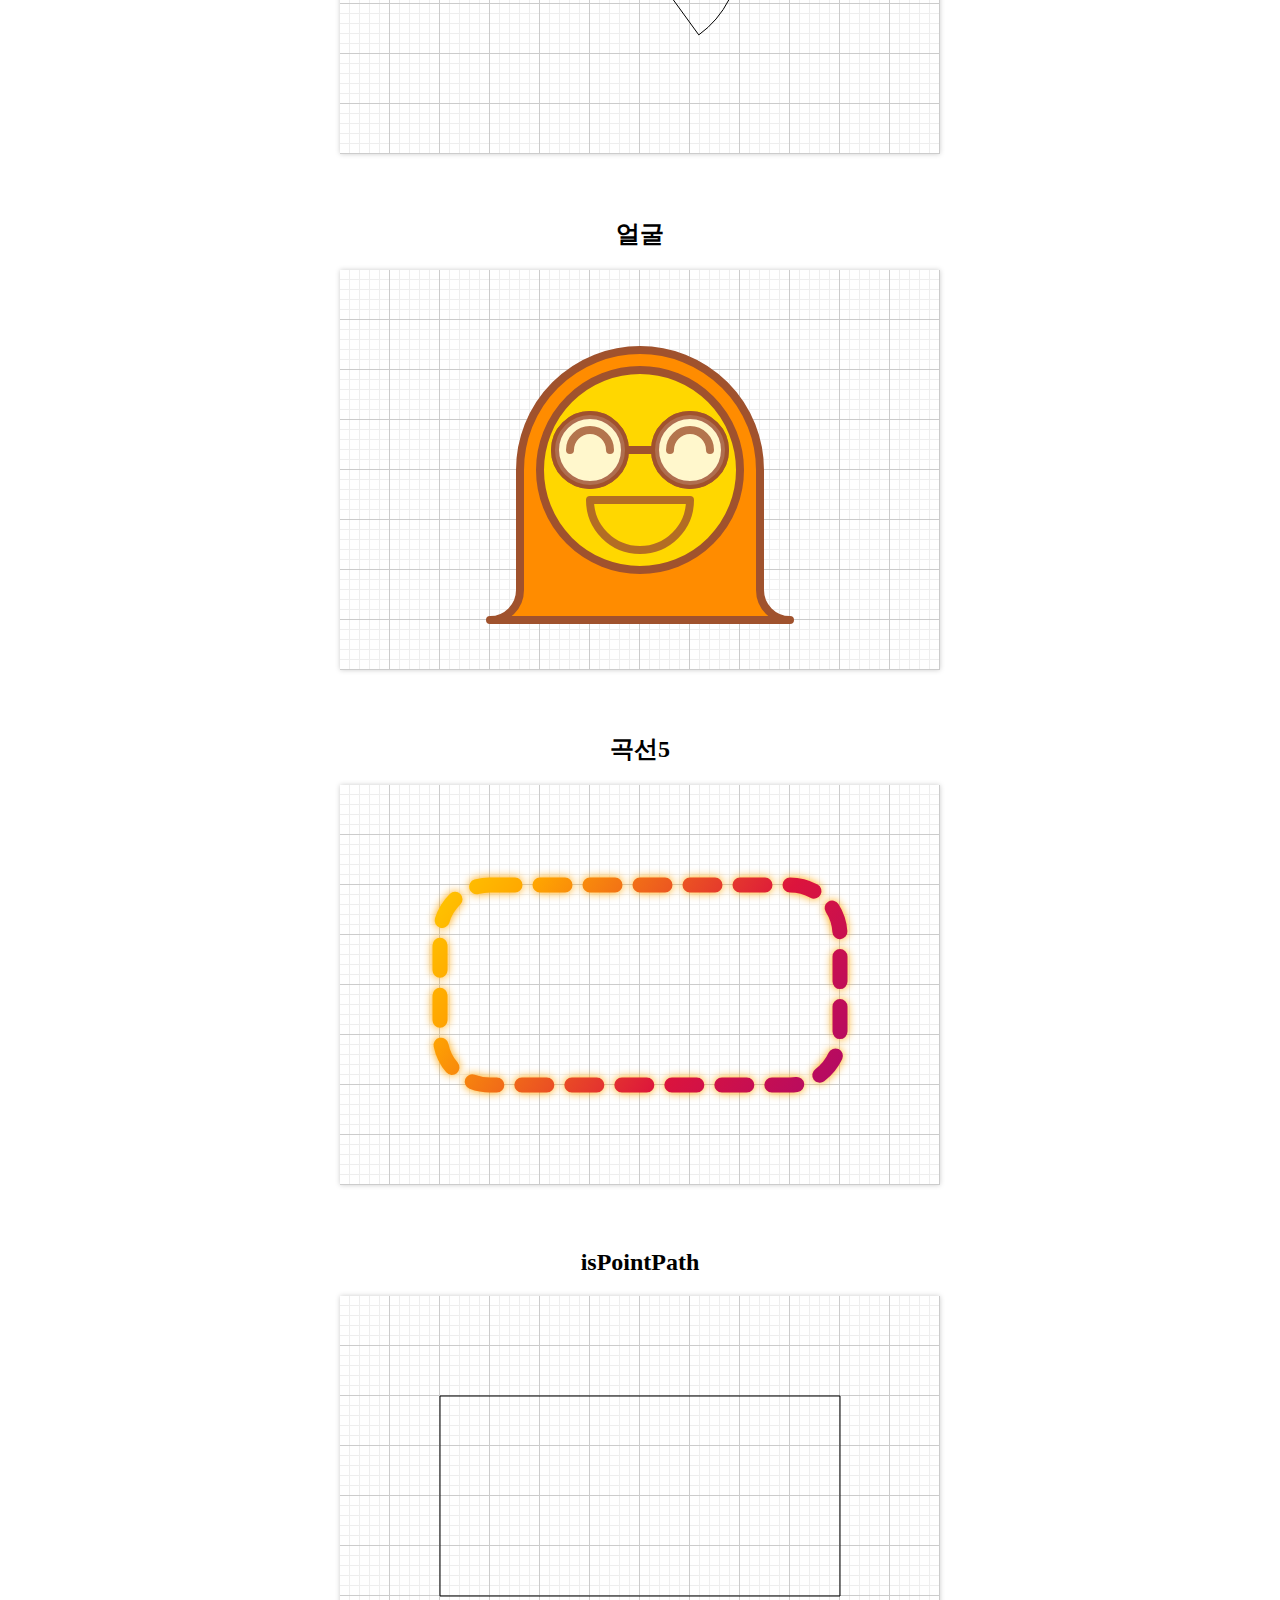
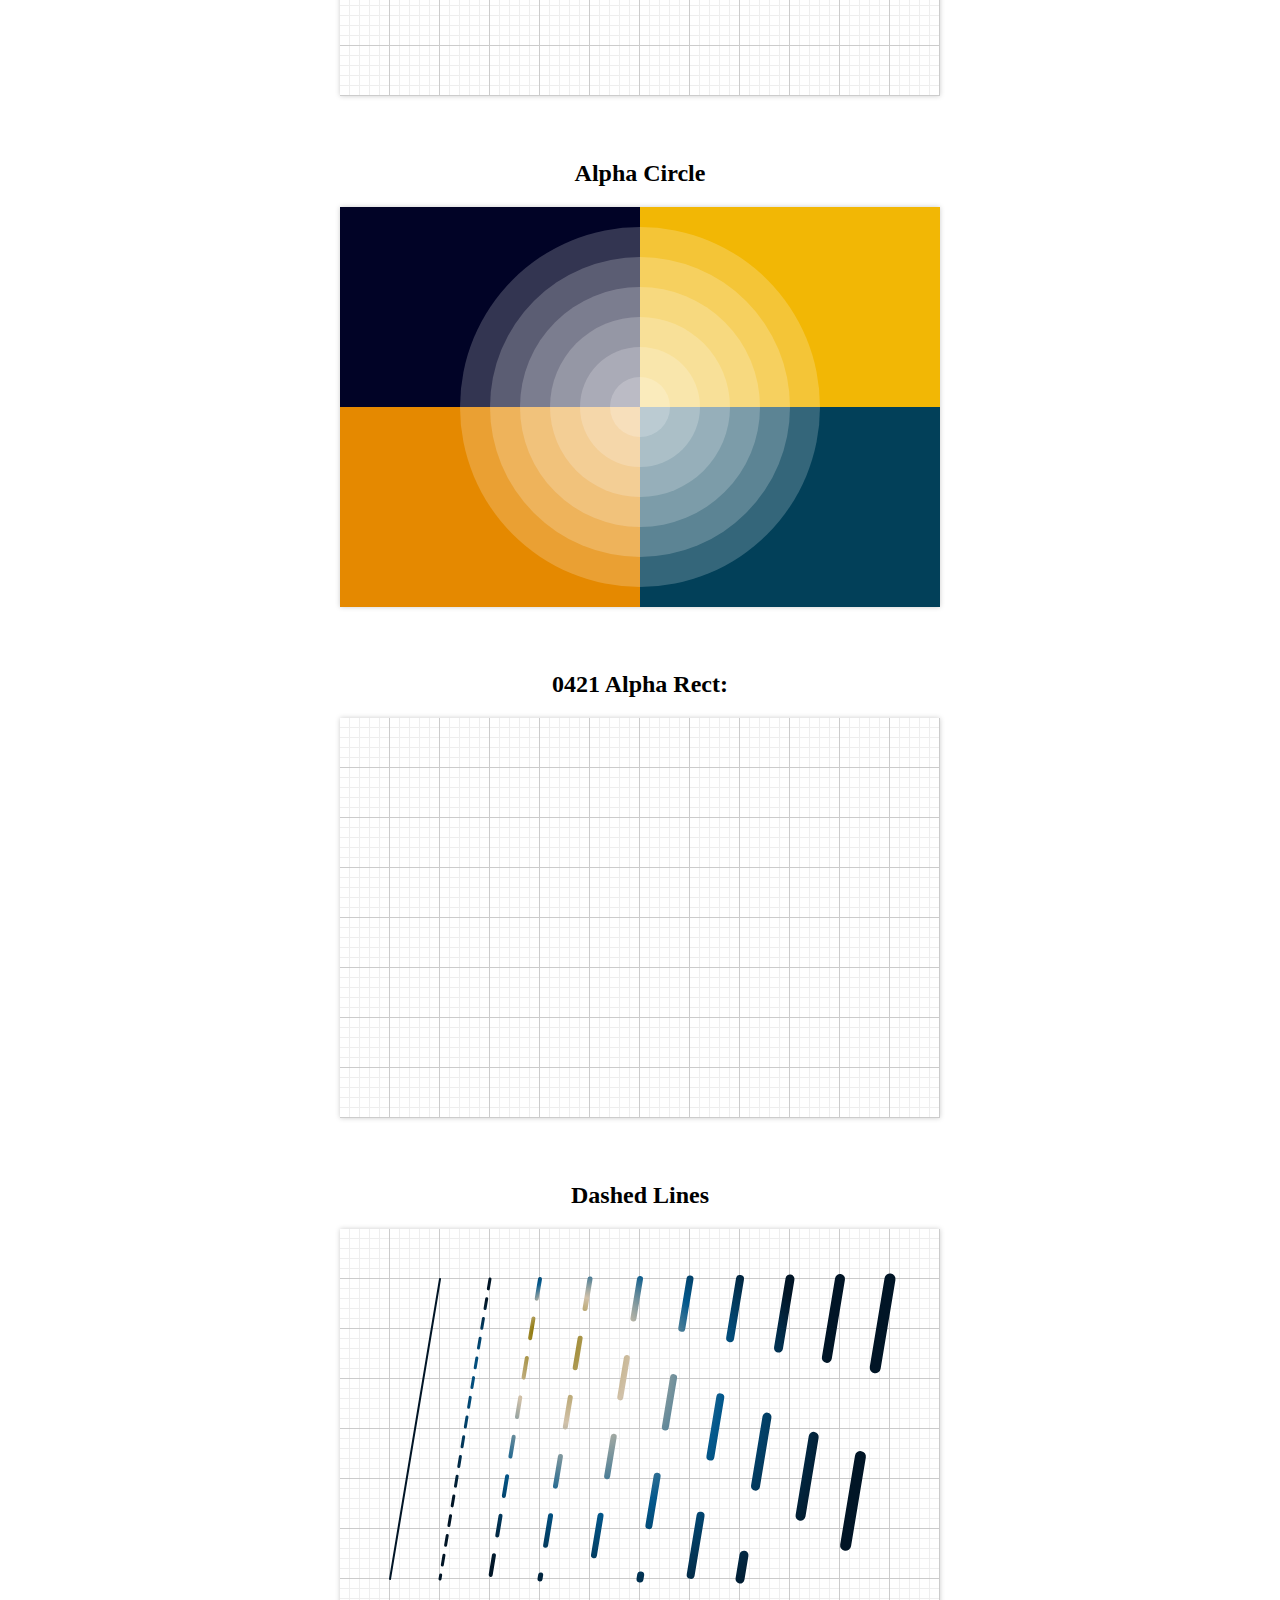
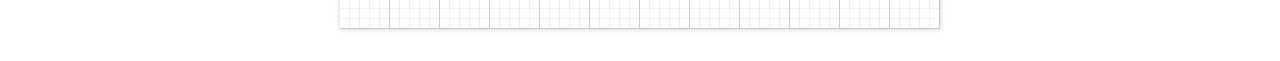
<file: 0420/Canvas.html>
<!DOCTYPE html>
<html lang="ko">
<head>
    <meta charset="UTF-8">
    <meta http-equiv="X-UA-Compatible" content="IE=edge">
    <meta name="viewport" content="width=device-width, initial-scale=1.0">
    <title>Canvas</title>
    <link rel="stylesheet" href="css/Canvas.css">
    
</head>
<body>
    <h1>Canvas</h1>
    <img src="images/pattern1.png" alt="" id="pat1">
    <section>
        <h2>canvas</h2>
        <canvas width="600" height="400"></canvas>
    </section>
    <section>
        <h2>사각형</h2>
        <canvas id="canvas1" width="600" height="400"></canvas>
    </section>
    <section>
        <h2>직선</h2>
        <canvas id="canvas2" width="600" height="400"></canvas>
    </section>
    <section>
        <h2>삼각형</h2>
        <canvas id="canvas3" width="600" height="400"></canvas>
    </section>
    <section>
        <h2>globalAlpha</h2>
        <canvas id="canvas4" width="600" height="400"></canvas>
    </section>
    <section>
        <h2>그라디언트 1</h2>
        <canvas id="canvas5" width="600" height="400"></canvas>
    </section>
    <section>
        <h2>그라디언트 2</h2>
        <canvas id="canvas6" width="600" height="400"></canvas>
    </section>
    <section>
        <h2>그라디언트 3</h2>
        <canvas id="canvas7" width="600" height="400"></canvas>
    </section>
    <section>
        <h2>pattern 1</h2>
        <canvas id="canvas8" width="600" height="400"></canvas>
    </section>
    <section>
        <h2>pattern 2</h2>
        <canvas id="canvas9" width="600" height="400"></canvas>
    </section>
    <section>
        <h2>0414 과제</h2>
        <canvas id="canvas10" width="600" height="400"></canvas>
    </section>
    <section>
        <h2>linecap</h2>
        <canvas id="canvas11" width="600" height="400"></canvas>
    </section>
    <section>
        <h2>linejoin</h2>
        <canvas id="canvas12" width="600" height="400"></canvas>
    </section>
    <section>
        <h2>clearRect</h2>
        <canvas id="canvas13" width="600" height="400"></canvas>
    </section>
    <section>
        <h2>fill</h2>
        <canvas id="canvas14" width="600" height="400"></canvas>
    </section>
    <section>
        <h2>closePath</h2>
        <canvas id="canvas15" width="600" height="400"></canvas>
    </section>
    <section>
        <h2>clip</h2>
        <canvas id="canvas16" width="600" height="400"></canvas>
    </section>
    <section>
        <h2>곡선 1</h2>
        <canvas id="canvas17" width="600" height="400"></canvas>
    </section>
    <section>
        <h2>곡선 2</h2>
        <canvas id="canvas18" width="600" height="400"></canvas>
    </section>
    <section>
        <h2>0419과제</h2>
        <canvas id="canvas19" width="600" height="400"></canvas>
    </section>
    <section>
        <h2>곡선3</h2>
        <canvas id="canvas20" width="600" height="400"></canvas>
    </section>
    <section>
        <h2>곡선4</h2>
        <canvas id="canvas21" width="600" height="400"></canvas>
    </section>
    <section>
        <h2>얼굴</h2>
        <canvas id="canvas22" width="600" height="400"></canvas>
    </section>
    <section>
        <h2>곡선5</h2>
        <canvas id="canvas23" width="600" height="400"></canvas>
    </section>
    <section>
        <h2>isPointPath</h2>
        <canvas id="canvas24" width="600" height="400"></canvas>
    </section>
    <section>
        <h2>Alpha Circle</h2>
        <canvas id="canvas25" width="600" height="400"></canvas>
    </section>
    <section>
        <h2>0421 Alpha Rect: </h2>
        <canvas id="canvas26" width="600" height="400"></canvas>
    </section>
    <section>
        <h2>Dashed Lines</h2>
        <canvas id="canvas27" width="600" height="400"></canvas>
    </section>

    <script src="js/canvas.js"></script>
</body>
</html>
</file>
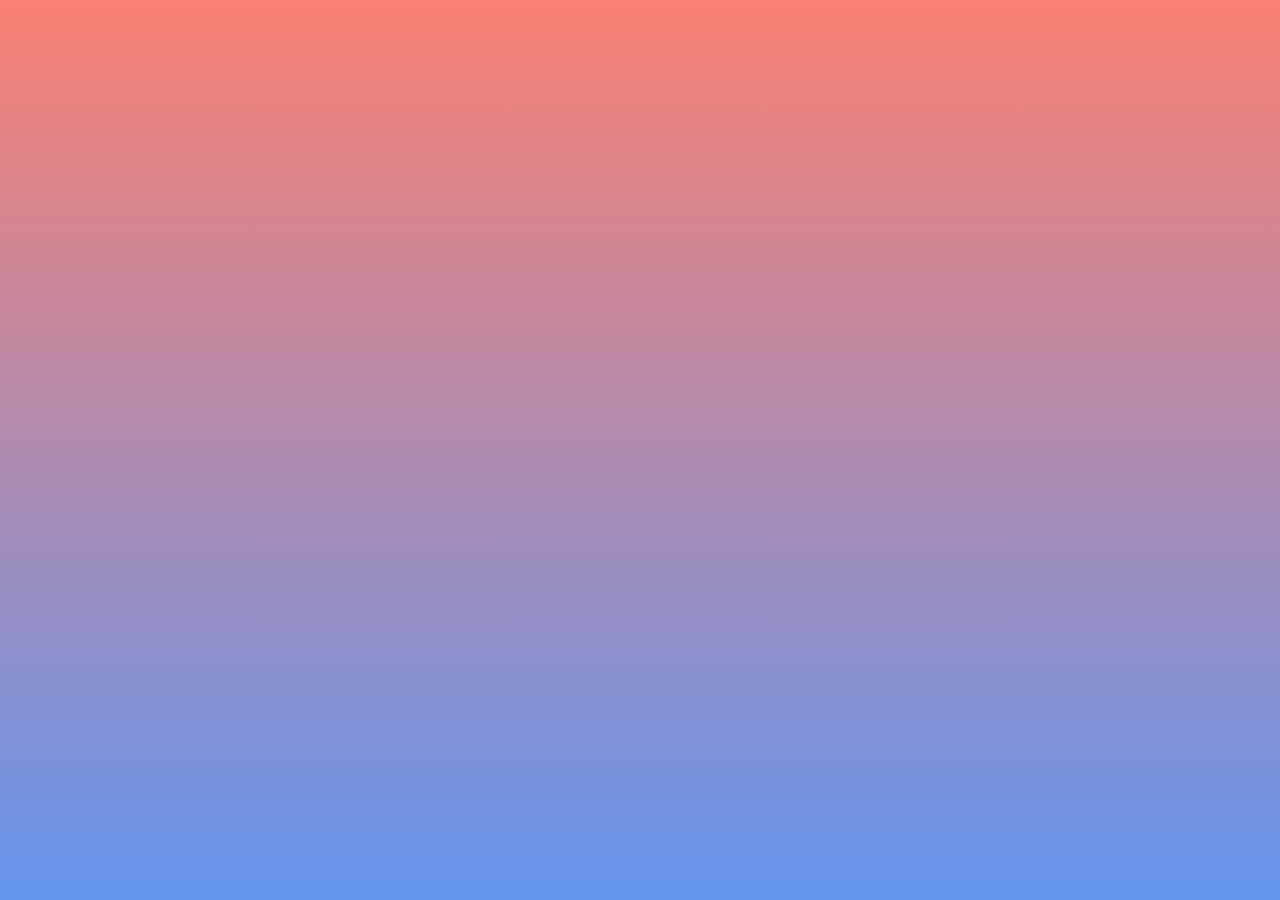
<file: cloud/clouds.html>
<!DOCTYPE html>
<html lang="en">
<head>
    <meta charset="UTF-8">
    <meta http-equiv="X-UA-Compatible" content="IE=edge">
    <meta name="viewport" content="width=device-width, initial-scale=1.0">
    <title>Canvas Clouds</title>
    <style>
        *{
            margin: 0;
            padding: 0;
        }
        canvas{
            position: absolute;
            top: 0;
            left: 0;
            width: 100%;
            height: 100%;
            background: linear-gradient(0deg, cornflowerblue, salmon);
        }
    </style>
</head>
<body>
    <canvas></canvas>

    <script src="js/clouds.js"></script>
</body>
</html>
</file>
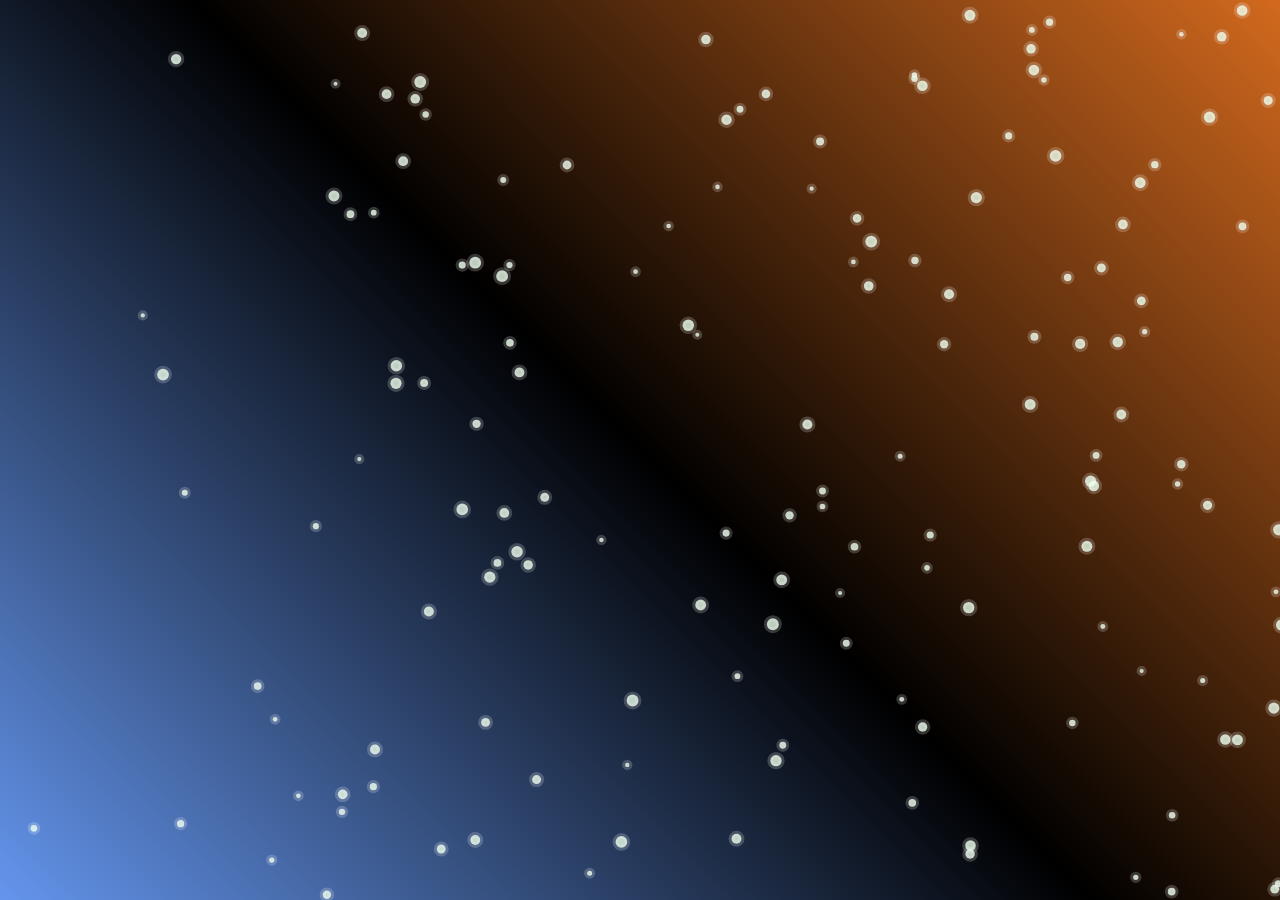
<file: dot/dots.html>
<!DOCTYPE html>
<html lang="en">
<head>
    <meta charset="UTF-8">
    <meta http-equiv="X-UA-Compatible" content="IE=edge">
    <meta name="viewport" content="width=device-width, initial-scale=1.0">
    <style>
        *{
            margin: 0;
            padding: 0;
            box-sizing: border-box;
        }
        canvas{
            position: absolute;
            top: 0;
            left: 0;
            width: 100%;
            height: 100%;
            background: linear-gradient(45deg, cornflowerblue, black, chocolate);
        }
    </style>
    <title>Canvas Dots</title>
</head>
<body>
    <canvas></canvas>
    
    <script src="js/dots.js"></script>
</body>
</html>
</file>
<file: 0415/css/Canvas.css>
body{
    text-align: center;
}

section{
    display: inline-block;
    margin: 10px;
}

canvas {
    /* background: url(../images/grid.gif); */
    box-shadow: 0 0 5px #ccc;
}
</file>
<file: 0412/css/Canvas.css>
body{
    text-align: center;
}

section{
    display: inline-block;
    margin: 20px;
}

canvas {
    background: url(../images/grid.gif);
    box-shadow: 0 0 5px #ccc;
}
</file>
<file: 0413/css/Canvas.css>
body{
    text-align: center;
}

section{
    display: inline-block;
    margin: 20px;
}

canvas {
    background: url(../images/grid.gif);
    box-shadow: 0 0 5px #ccc;
}
</file>
<file: 0417/css/Canvas.css>
body{
    text-align: center;
}

section{
    display: inline-block;
    margin: 20px;
}

canvas {
    background: url(../images/grid.gif);
    box-shadow: 0 0 5px #ccc;
}

p {
    font-size: 12px;
    color: #777;
}

#canvas10{
    background: none;
}

img{
    display: none;
}
</file>
<file: 0420/css/Canvas.css>
body{
    text-align: center;
}

section{
    display: inline-block;
    margin: 20px;
}

canvas {
    background: url(../images/grid.gif);
    box-shadow: 0 0 5px #ccc;
}

p {
    font-size: 12px;
    color: #777;
}

#canvas10{
    background: none;
}

img{
    display: none;
}
</file>
